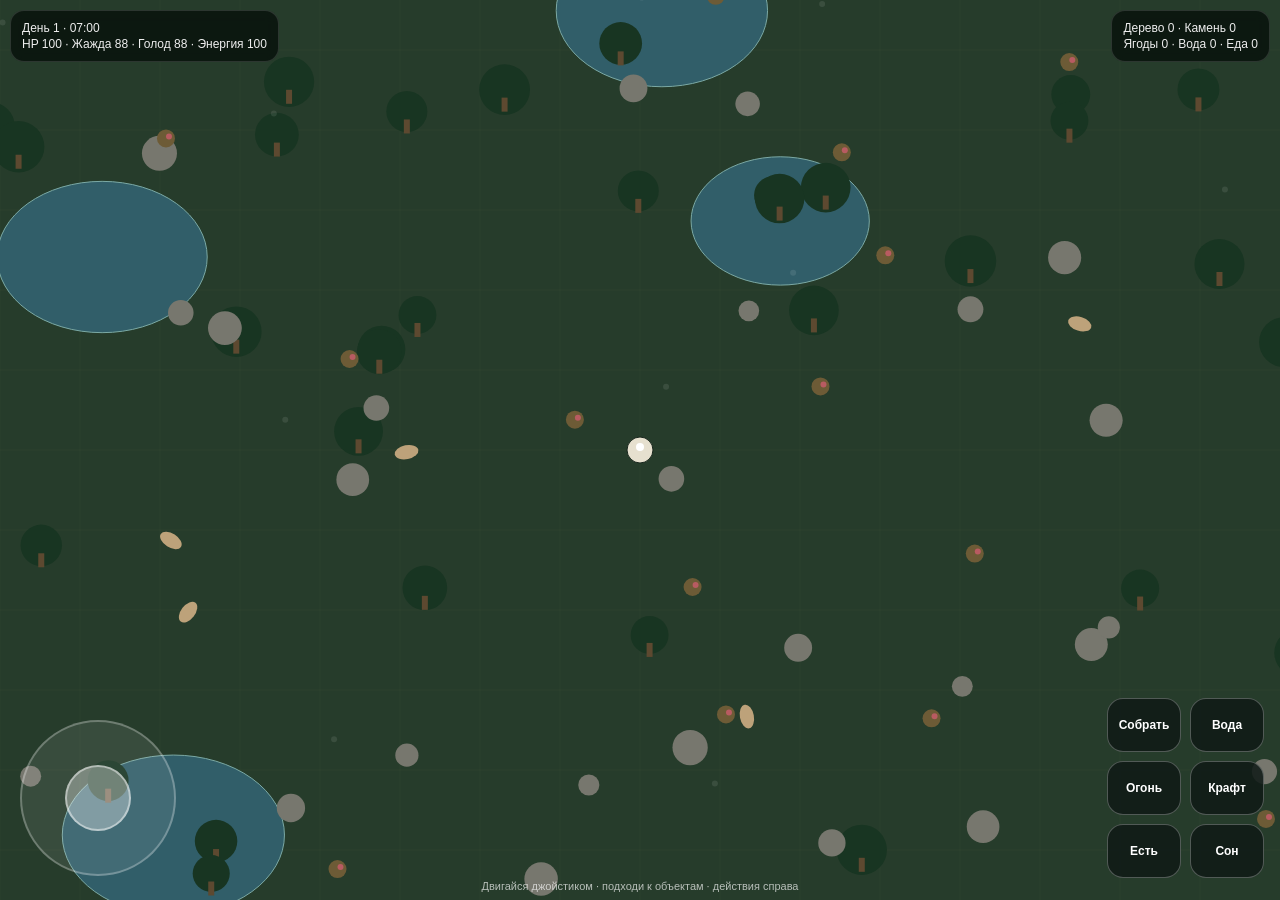
<file: index.html>
<!doctype html>
<html lang="ru"><head>
<meta charset="utf-8"><meta name="viewport" content="width=device-width,initial-scale=1,maximum-scale=1,user-scalable=no,viewport-fit=cover">
<meta name="apple-mobile-web-app-capable" content="yes"><title>BEYOND THE HORIZON · PLAYABLE 0.3</title>
<style>
*{box-sizing:border-box}html,body{margin:0;width:100%;height:100%;overflow:hidden;background:#111;font-family:-apple-system,BlinkMacSystemFont,Arial,sans-serif;touch-action:none}
canvas{position:fixed;inset:0;width:100%;height:100%;touch-action:none}
#hud{position:fixed;top:max(10px,env(safe-area-inset-top));left:10px;right:10px;z-index:5;display:flex;justify-content:space-between;pointer-events:none}
.panel{background:#07100bcc;border:1px solid #ffffff22;border-radius:14px;padding:9px 11px;color:#eee;font-size:12px;line-height:1.35;backdrop-filter:blur(6px)}
#msg{position:fixed;left:50%;top:18%;transform:translateX(-50%);z-index:7;background:#07100bdd;border:1px solid #ffffff33;border-radius:14px;padding:12px 16px;color:#fff;max-width:85%;text-align:center;opacity:0;transition:opacity .2s;pointer-events:none}
#actions{position:fixed;right:16px;bottom:22px;z-index:10;display:grid;grid-template-columns:repeat(2,74px);gap:9px}
button{appearance:none;border:1px solid #ffffff44;background:#101a16dd;color:#fff;border-radius:16px;min-height:54px;font-size:12px;font-weight:600;touch-action:manipulation}
button:active{transform:scale(.96);background:#26382e}
#joy{position:fixed;left:20px;bottom:24px;width:156px;height:156px;border-radius:50%;background:#ffffff16;border:2px solid #ffffff45;z-index:10;touch-action:none}
#stick{position:absolute;width:66px;height:66px;left:50%;top:50%;margin:-33px;border-radius:50%;background:#ffffff55;border:2px solid #ffffff77;transform:translate(0,0);pointer-events:none}
#help{position:fixed;bottom:8px;left:50%;transform:translateX(-50%);z-index:4;color:#ffffffaa;font-size:11px;pointer-events:none;white-space:nowrap}
@media(max-width:520px){#help{display:none}}
</style></head><body>
<canvas id="world"></canvas>
<div id="hud"><div class="panel" id="stats"></div><div class="panel" id="inv"></div></div>
<div id="msg"></div>
<div id="joy"><div id="stick"></div></div>
<div id="actions">
<button id="actGather">Собрать</button><button id="actWater">Вода</button>
<button id="actFire">Огонь</button><button id="actCraft">Крафт</button>
<button id="actEat">Есть</button><button id="actSleep">Сон</button>
</div><div id="help">Двигайся джойстиком · подходи к объектам · действия справа</div>
<script>
(()=>{"use strict";
const c=document.getElementById('world'),ctx=c.getContext('2d'),stats=document.getElementById('stats'),inv=document.getElementById('inv'),msg=document.getElementById('msg');
const joy=document.getElementById('joy'),stick=document.getElementById('stick');
let W=0,H=0,dpr=1;
function resize(){dpr=Math.min(2,devicePixelRatio||1);W=innerWidth;H=innerHeight;c.width=W*dpr;c.height=H*dpr;c.style.width=W+'px';c.style.height=H+'px';ctx.setTransform(dpr,0,0,dpr,0,0)} addEventListener('resize',resize,{passive:true});resize();

const TAU=Math.PI*2, SAVE='bth-playable-0.3';
const S={x:0,y:0,hp:100,hunger:88,thirst:88,energy:100,temp:37,wood:0,stone:0,berry:0,water:0,cooked:0,fire:0,axe:0,knife:0,shelter:0,time:7*60,day:1};
const world={trees:[],rocks:[],berries:[],ponds:[],animals:[],tracks:[]};
let seed=73129;
function rnd(){seed=(seed*1664525+1013904223)>>>0;return seed/4294967296}
function dist(a,b){return Math.hypot(a.x-b.x,a.y-b.y)}
function msgShow(t){msg.textContent=t;msg.style.opacity=1;clearTimeout(msgShow.t);msgShow.t=setTimeout(()=>msg.style.opacity=0,1800)}
function makeWorld(){
 for(let i=0;i<110;i++)world.trees.push({x:(rnd()-.5)*2400,y:(rnd()-.5)*1800,r:18+ rnd()*8,cut:false});
 for(let i=0;i<90;i++)world.rocks.push({x:(rnd()-.5)*2400,y:(rnd()-.5)*1800,r:10+rnd()*8,taken:false});
 for(let i=0;i<55;i++)world.berries.push({x:(rnd()-.5)*2200,y:(rnd()-.5)*1700,r:9,taken:false});
 for(let i=0;i<4;i++)world.ponds.push({x:(rnd()-.5)*1500,y:(rnd()-.5)*1000,r:85+rnd()*45});
 for(let i=0;i<14;i++)world.animals.push({x:(rnd()-.5)*2000,y:(rnd()-.5)*1500,ang:rnd()*TAU,v:18+rnd()*12,fear:0});
 for(let i=0;i<35;i++)world.tracks.push({x:(rnd()-.5)*2200,y:(rnd()-.5)*1600});
}
makeWorld();

function nearest(arr, predicate, max=85){let best=null,bd=max;for(const o of arr){if(predicate&&!predicate(o))continue;const d=dist(S,o);if(d<bd){bd=d;best=o}}return best}
function nearPond(){return nearest(world.ponds,null,110)}
function gather(){let t=nearest(world.trees,o=>!o.cut);if(t){t.cut=true;S.wood+=2;msgShow('Собрано дерево: +2 древесины');return}
 let r=nearest(world.rocks,o=>!o.taken);if(r){r.taken=true;S.stone++;msgShow('Собран камень: +1');return}
 let b=nearest(world.berries,o=>!o.taken);if(b){b.taken=true;S.berry+=3;msgShow('Собраны ягоды: +3');return}
 msgShow('Рядом нечего собрать');
}
function water(){if(nearPond()){S.water=Math.min(4,S.water+2);msgShow('Набрана вода: +2 (неочищенная)')}else msgShow('Нужен водоём рядом')}
function fire(){if(S.wood>=1){S.wood--;S.fire=Math.min(100,S.fire+35);msgShow('Огонь разожжён')}else msgShow('Нужна древесина')}
function eat(){if(S.cooked>0){S.cooked--;S.hunger=Math.min(100,S.hunger+30);S.energy=Math.min(100,S.energy+8);msgShow('Съедена приготовленная пища');return}if(S.berry>0){S.berry--;S.hunger=Math.min(100,S.hunger+8);msgShow('Съедены ягоды')}else msgShow('Еды нет')}
function craft(){if(S.axe===0&&S.wood>=3&&S.stone>=2){S.wood-=3;S.stone-=2;S.axe=1;msgShow('Создан топор — сбор древесины эффективнее');return}
 if(S.knife===0&&S.stone>=2&&S.wood>=1){S.stone-=2;S.wood--;S.knife=1;msgShow('Создан нож');return}
 if(S.shelter===0&&S.wood>=8){S.wood-=8;S.shelter=1;msgShow('Построено укрытие');return}
 if(S.fire>0&&S.berry>0){S.berry--;S.cooked++;msgShow('Ягоды приготовлены');return}
 msgShow('Недостаточно материалов для нового действия')}
function sleep(){S.time=(S.time+480)%1440;S.day+=Math.floor((S.time+480)/1440);S.energy=Math.min(100,S.energy+55);S.hunger=Math.max(0,S.hunger-10);S.thirst=Math.max(0,S.thirst-12);msgShow('Сон завершён. Мир продолжил жить.'); save()}

for(const [id,fn] of [['actGather',gather],['actWater',water],['actFire',fire],['actCraft',craft],['actEat',eat],['actSleep',sleep]])document.getElementById(id).addEventListener('click',e=>{e.preventDefault();fn()},{passive:false});

let ix=0,iy=0,active=false,pid=null;
function setInput(x,y){const n=Math.hypot(x,y)||1;ix=Math.max(-1,Math.min(1,x/n));iy=Math.max(-1,Math.min(1,y/n))}
function stop(){ix=iy=0;active=false;stick.style.transform='translate(0,0)'}
function joyPos(clientX,clientY){const q=joy.getBoundingClientRect(),cx=q.left+q.width/2,cy=q.top+q.height/2,m=q.width*.34;let x=clientX-cx,y=clientY-cy,n=Math.hypot(x,y)||1;if(n>m){x=x/n*m;y=y/n*m}stick.style.transform=`translate(${x}px,${y}px)`;setInput(x/m,y/m)}
joy.addEventListener('pointerdown',e=>{e.preventDefault();active=true;pid=e.pointerId;joy.setPointerCapture?.(pid);joyPos(e.clientX,e.clientY)},{passive:false});
joy.addEventListener('pointermove',e=>{if(active&&e.pointerId===pid){e.preventDefault();joyPos(e.clientX,e.clientY)}},{passive:false});
['pointerup','pointercancel'].forEach(t=>joy.addEventListener(t,e=>{if(e.pointerId===pid)stop()},{passive:false}));
addEventListener('keydown',e=>{const m={ArrowUp:[0,-1],ArrowDown:[0,1],ArrowLeft:[-1,0],ArrowRight:[1,0],w:[0,-1],s:[0,1],a:[-1,0],d:[1,0]}[e.key];if(m){e.preventDefault();setInput(...m);active=true}},{passive:false});
addEventListener('keyup',e=>{if(/Arrow|^[wasd]$/.test(e.key))stop()});

function save(){localStorage.setItem(SAVE,JSON.stringify({S,world,seed}))}
function load(){try{const d=JSON.parse(localStorage.getItem(SAVE)||'null');if(d&&d.S){Object.assign(S,d.S);if(d.world)Object.assign(world,d.world);if(d.seed)seed=d.seed;msgShow('Сохранение загружено')}}catch(e){msgShow('Сохранение повреждено — начата новая жизнь')}}
load();

let last=performance.now(),sim=0;
function tick(dt){
 S.time=(S.time+dt/6)%1440; S.hunger=Math.max(0,S.hunger-dt*.012);S.thirst=Math.max(0,S.thirst-dt*.018);S.energy=Math.max(0,S.energy-dt*(active?.018:.006));
 if(S.fire>0)S.fire=Math.max(0,S.fire-dt*2.2);
 if(S.thirst<=0||S.hunger<=0)S.hp=Math.max(0,S.hp-dt*1.2); else S.hp=Math.min(100,S.hp+dt*.01);
 for(const a of world.animals){a.fear=Math.max(0,a.fear-dt);const d=dist(S,a);if(d<170){a.fear=1.5; a.ang=Math.atan2(a.y-S.y,a.x-S.x)}else if(rnd()<dt*.15)a.ang+=(rnd()-.5)*1.5;a.x+=Math.cos(a.ang)*a.v*dt*(a.fear?1.8:.45);a.y+=Math.sin(a.ang)*a.v*dt*(a.fear?1.8:.45)}
 S.x+=ix*(active?125:0)*dt;S.y+=iy*(active?125:0)*dt;
 sim+=dt;if(sim>8){sim=0;save()}
}
function render(){
 ctx.clearRect(0,0,W,H);
 const zoom=1,ox=W/2-S.x,oy=H/2-S.y;
 ctx.fillStyle='#263c2b';ctx.fillRect(0,0,W,H);
 // subtle terrain grid
 ctx.globalAlpha=.12;ctx.strokeStyle='#dce8d533';for(let x=((ox%80)+80)%80;x<W;x+=80){ctx.beginPath();ctx.moveTo(x,0);ctx.lineTo(x,H);ctx.stroke()}for(let y=((oy%80)+80)%80;y<H;y+=80){ctx.beginPath();ctx.moveTo(0,y);ctx.lineTo(W,y);ctx.stroke()}ctx.globalAlpha=1;
 for(const p of world.ponds){ctx.fillStyle='#315e69';ctx.beginPath();ctx.ellipse(p.x+ox,p.y+oy,p.r,p.r*.72,0,0,TAU);ctx.fill();ctx.strokeStyle='#7ba9a4';ctx.stroke()}
 for(const t of world.trees)if(!t.cut){ctx.fillStyle='#183522';ctx.beginPath();ctx.arc(t.x+ox,t.y+oy,t.r,0,TAU);ctx.fill();ctx.fillStyle='#5d4930';ctx.fillRect(t.x+ox-3,t.y+oy+8,6,14)}
 for(const r of world.rocks)if(!r.taken){ctx.fillStyle='#77776e';ctx.beginPath();ctx.arc(r.x+ox,r.y+oy,r.r,0,TAU);ctx.fill()}
 for(const b of world.berries)if(!b.taken){ctx.fillStyle='#6d5b36';ctx.beginPath();ctx.arc(b.x+ox,b.y+oy,b.r,0,TAU);ctx.fill();ctx.fillStyle='#b85b61';ctx.beginPath();ctx.arc(b.x+ox+3,b.y+oy-2,3,0,TAU);ctx.fill()}
 for(const a of world.animals){ctx.fillStyle='#bda27a';ctx.beginPath();ctx.ellipse(a.x+ox,a.y+oy,12,7,a.ang,0,TAU);ctx.fill()}
 for(const tr of world.tracks){ctx.fillStyle='#ffffff18';ctx.beginPath();ctx.arc(tr.x+ox,tr.y+oy,3,0,TAU);ctx.fill()}
 if(S.fire>0){ctx.fillStyle='#e18b3d';ctx.beginPath();ctx.arc(ox+S.x,oy+S.y+25,14,0,TAU);ctx.fill()}
 ctx.fillStyle='#e6e0cf';ctx.beginPath();ctx.arc(W/2,H/2,13,0,TAU);ctx.fill();ctx.strokeStyle='#17251c';ctx.stroke();
 ctx.fillStyle='#fff';ctx.beginPath();ctx.arc(W/2,H/2-3,4,0,TAU);ctx.fill();
 stats.innerHTML=`День ${Math.max(1,Math.floor(S.day))} · ${String(Math.floor(S.time/60)).padStart(2,'0')}:${String(Math.floor(S.time%60)).padStart(2,'0')}<br>HP ${S.hp.toFixed(0)} · Жажда ${S.thirst.toFixed(0)} · Голод ${S.hunger.toFixed(0)} · Энергия ${S.energy.toFixed(0)}`;
 inv.innerHTML=`Дерево ${S.wood} · Камень ${S.stone}<br>Ягоды ${S.berry} · Вода ${S.water} · Еда ${S.cooked}<br>${S.axe?'Топор ':' '}${S.knife?'Нож ':''}${S.shelter?'Укрытие':''}`;
}
function loop(now){const dt=Math.min(.05,(now-last)/1000);last=now;tick(dt);render();requestAnimationFrame(loop)} requestAnimationFrame(loop);
window.addEventListener('error',e=>msgShow('Ошибка: '+e.message));window.addEventListener('unhandledrejection',e=>msgShow('Ошибка: '+e.reason));
})();
</script></body></html>
</file>
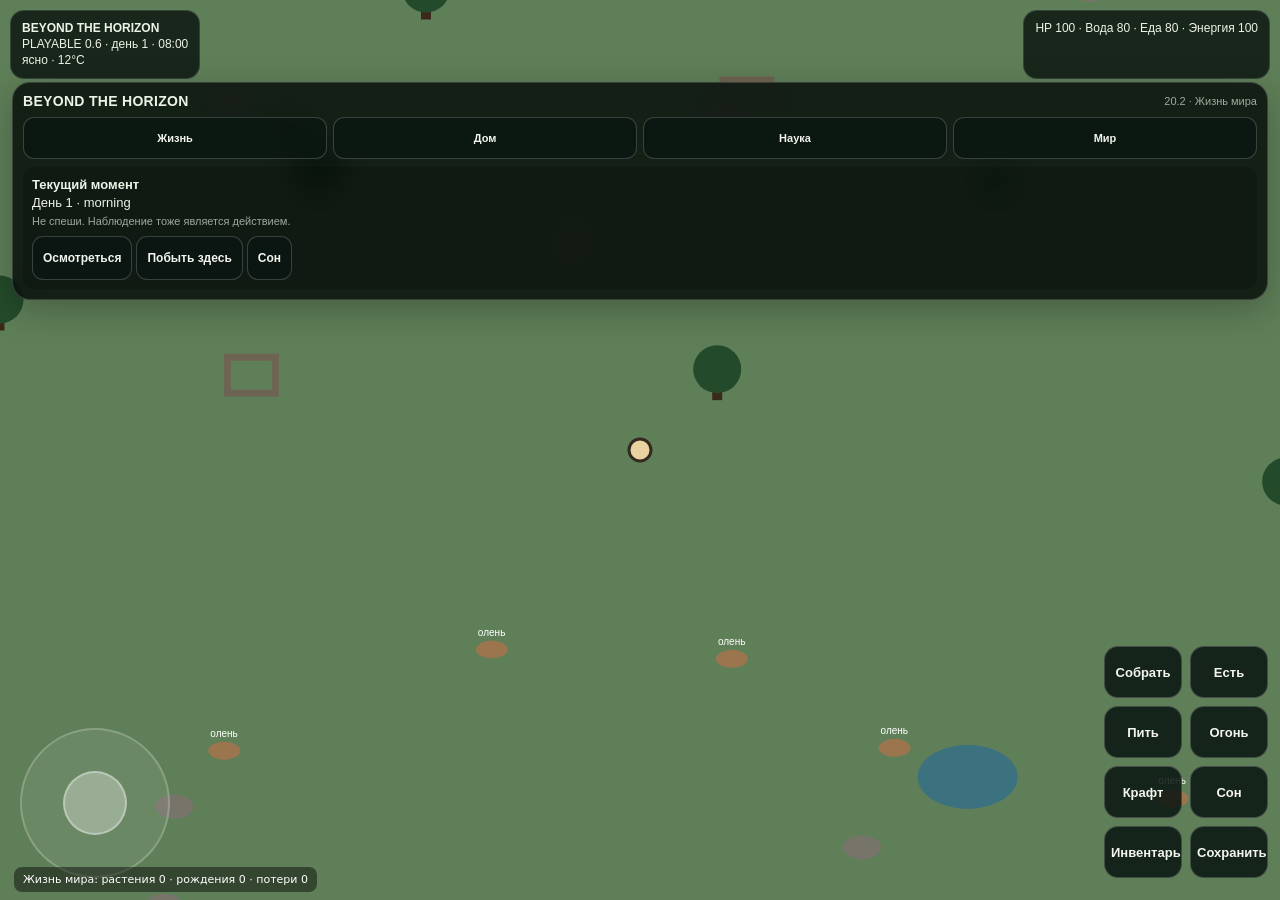
<file: bth-game.html>
<!doctype html>
<html lang="ru"><head><meta charset="utf-8">
<meta name="viewport" content="width=device-width,initial-scale=1,viewport-fit=cover,user-scalable=no">
<meta name="apple-mobile-web-app-capable" content="yes">
<meta name="bth-build" content="20.0-first-real-day">
<title>BTH 20.1 — BEYOND THE HORIZON · VERTICAL SLICE</title>
<style>
*{box-sizing:border-box}html,body{margin:0;width:100%;height:100%;overflow:hidden;background:#142019;color:#eef3e8;font-family:-apple-system,BlinkMacSystemFont,Arial,sans-serif;touch-action:none}
canvas{position:fixed;inset:0;width:100%;height:100%;touch-action:none}
#top{position:fixed;left:10px;right:10px;top:10px;z-index:5;display:flex;justify-content:space-between;gap:8px;pointer-events:none}
.panel{background:#07110dcc;border:1px solid #ffffff22;border-radius:14px;padding:9px 11px;backdrop-filter:blur(6px);font-size:12px;line-height:1.35}
#actions{position:fixed;right:12px;bottom:22px;z-index:10;display:grid;grid-template-columns:repeat(2,78px);gap:8px}
button{border:1px solid #ffffff30;border-radius:14px;background:#0b1712dd;color:#f3f5ed;font-weight:700;min-height:52px;font-size:13px;touch-action:manipulation;-webkit-user-select:none}
button:active{transform:scale(.96);background:#233d2c}
#joy{position:fixed;left:20px;bottom:22px;width:150px;height:150px;border-radius:50%;z-index:10;background:#ffffff12;border:2px solid #ffffff35;touch-action:none}
#knob{position:absolute;width:64px;height:64px;left:50%;top:50%;margin:-32px;border-radius:50%;background:#ffffff50;border:2px solid #ffffff55;pointer-events:none}
#msg{position:fixed;left:50%;top:70px;transform:translateX(-50%);z-index:8;background:#07110de8;border:1px solid #ffffff25;border-radius:12px;padding:8px 12px;opacity:0;transition:.2s;pointer-events:none;white-space:nowrap}
#sheet{position:fixed;inset:0;z-index:20;background:#07100df2;display:none;padding:18px;overflow:auto}
#sheet.show{display:block}.sheetin{max-width:520px;margin:auto}.close{float:right;width:44px;min-height:44px}.row{display:flex;justify-content:space-between;gap:10px;padding:12px 0;border-bottom:1px solid #ffffff18}.small{opacity:.72;font-size:12px}
h2{margin:6px 0 14px}.bar{height:7px;background:#ffffff18;border-radius:9px;overflow:hidden}.fill{height:100%;background:#b7d39b}

/* BTH 20.2 — Mobile UX consolidation: legacy development panels are hidden behind one command deck. */
#bth30panel,#bth70panel,#bth80panel,#bth11panel,#bth12panel,#bth10panel{display:none!important}
#bth13eco{z-index:24!important;left:14px!important;bottom:8px!important;font-size:11px!important}
#bth20slice{display:none!important}
#bth20command{position:fixed;left:12px;right:12px;top:82px;z-index:45;pointer-events:auto;font-size:13px}
#bth20command .deck{background:rgba(4,10,8,.82);border:1px solid rgba(255,255,255,.16);border-radius:18px;backdrop-filter:blur(14px);box-shadow:0 10px 35px rgba(0,0,0,.25);padding:10px}
#bth20command .brand{display:flex;align-items:center;justify-content:space-between;gap:8px;margin-bottom:8px}
#bth20command .brand b{font-size:14px;letter-spacing:.3px}
#bth20command .brand span{opacity:.65;font-size:11px}
#bth20command .tabs{display:grid;grid-template-columns:repeat(4,1fr);gap:6px}
#bth20command .tabs button{min-height:42px;font-size:11px;padding:0 4px;border-radius:11px}
#bth20command .content{margin-top:8px;padding:9px;border-radius:12px;background:rgba(0,0,0,.18);line-height:1.4;min-height:50px}
#bth20command .content button{min-height:44px;margin:5px 4px 0 0;padding:0 10px;font-size:12px;border-radius:11px}
#bth20command .muted{opacity:.65;font-size:11px}
@media (max-height:700px){#bth20command{top:72px}.tabs button{min-height:38px!important}.content{padding:7px!important}}
</style></head><body>
<canvas id="c"></canvas>
<div id="top"><div class="panel"><b>BEYOND THE HORIZON</b><br>PLAYABLE 0.6 · день <span id="day">1</span> · <span id="clock">08:00</span><br><span id="weather">ясно</span> · <span id="wt">12°C</span></div>
<div class="panel">HP <span id="hp">100</span> · Вода <span id="water">80</span> · Еда <span id="food">80</span> · Энергия <span id="energy">100</span></div></div>
<div id="msg"></div>
<div id="joy"><div id="knob"></div></div>
<div id="actions">
<button id="act">Собрать</button><button id="eat">Есть</button>
<button id="drink">Пить</button><button id="fire">Огонь</button>
<button id="craft">Крафт</button><button id="sleep">Сон</button>
<button id="inv">Инвентарь</button><button id="save">Сохранить</button>
</div>
<div id="sheet"><div class="sheetin"><button class="close" id="close">×</button><h2 id="sheetTitle">Инвентарь</h2><div id="sheetBody"></div></div></div>
<script>
'use strict';
const C=document.getElementById('c'),ctx=C.getContext('2d',{alpha:false});let W=innerWidth,H=innerHeight,D=devicePixelRatio||1;
function resize(){W=innerWidth;H=innerHeight;C.width=W*D;C.height=H*D;C.style.width=W+'px';C.style.height=H+'px';ctx.setTransform(D,0,0,D,0,0)}addEventListener('resize',resize);resize();

const KEY='bth05-save';
const rnd=(a,b)=>a+Math.random()*(b-a),dist=(a,b)=>Math.hypot(a.x-b.x,a.y-b.y);
let S={x:0,y:0,day:1,minutes:480,hp:100,water:80,food:80,energy:100,temp:37,
inv:{wood:0,stone:0,berry:0,rawmeat:0,cooked:0,water:0,fuel:0},
tools:{knife:false,axe:false,shelter:false,fire:false},known:[],memory:[],
weather:{type:'ясно',temp:12,wind:0.2,humidity:0.45},world:[],animals:[]};
S.version='1.0';
S.items={};
S.knowledge={};
S.ecology={};
S.events=[];
S.stats={distance:0,resourcesGathered:0,daysSurvived:0};



/* ===== BEYOND THE HORIZON 1.0 SYSTEMS ===== */
const MAT={
 wood:{hardness:.35,strength:.45,flexibility:.55,flammability:.85},
 stone:{hardness:.90,strength:.80,flexibility:.08,flammability:.02},
 fiber:{hardness:.10,strength:.30,flexibility:.90,flammability:.70},
 meat:{hardness:.05,strength:.08,flexibility:.70,flammability:.15}
};
function sanitizeState10(){
  ensure10();
  if(!Array.isArray(S.world))S.world=[];
  if(!Array.isArray(S.animals))S.animals=[];
  if(!Array.isArray(S.memory))S.memory=[];
  if(!Array.isArray(S.known))S.known=[];
  if(!Array.isArray(S.events))S.events=[];
  if(typeof S.x!=='number'||!Number.isFinite(S.x))S.x=0;
  if(typeof S.y!=='number'||!Number.isFinite(S.y))S.y=0;
  if(typeof S.day!=='number'||!Number.isFinite(S.day)||S.day<1)S.day=1;
  if(typeof S.minutes!=='number'||!Number.isFinite(S.minutes))S.minutes=480;
  S.minutes=((S.minutes%1440)+1440)%1440;
  for(const k of ['hp','water','food','energy']){
    if(typeof S[k]!=='number'||!Number.isFinite(S[k]))S[k]=80;
    S[k]=Math.max(0,Math.min(100,S[k]));
  }
  if(!S.weather||typeof S.weather!=='object')S.weather={type:'ясно',temp:12,wind:.2,humidity:.45};
  if(typeof S.weather.temp!=='number')S.weather.temp=12;
  if(typeof S.weather.wind!=='number')S.weather.wind=.2;
  if(typeof S.weather.humidity!=='number')S.weather.humidity=.45;
}

function ensure10(){
 if(!S.version)S.version='1.0';
 if(!S.items)S.items={}; if(!S.knowledge)S.knowledge={};
 if(!S.ecology)S.ecology={}; if(!S.events)S.events=[];
 if(!S.stats)S.stats={distance:0,resourcesGathered:0,daysSurvived:0};
 for(const k of ['wood','stone','berry','rawmeat','cooked','water','fuel']) if(typeof S.inv[k]!=='number')S.inv[k]=0;
}
ensure10();

function materialState(material,o){
 const m=MAT[material]||{};
 return {
   material, hardness:m.hardness??0, strength:m.strength??0,
   flexibility:m.flexibility??0, flammability:m.flammability??0,
   wet:Math.max(0,Math.min(1,o?.wet||0)),
   condition:Math.max(0,Math.min(1,o?.condition??1)),
   history:o?.history||[]
 };
}
function itemWear(name,amount){
 if(!S.items[name])S.items[name]={condition:1,uses:0,material:name};
 const it=S.items[name]; it.uses=(it.uses||0)+amount;
 it.condition=Math.max(0,it.condition-amount*.0025);
 if(it.condition<.15) remember('Инструмент '+name+' сильно изношен.');
}
function observe(key,state,text){
 const rank=S.knowledge[key]||'UNKNOWN';
 const next={UNKNOWN:'OBSERVED',OBSERVED:'TESTED',TESTED:'MASTERED',MASTERED:'MASTERED'}[rank];
 if(next&&next!==rank){S.knowledge[key]=next;discover(text+' ['+next+']');}
}
function ecologyStep(step){
 const regen=Math.min(.08,step/3600);
 for(const o of S.world){
   if(o.type==='berry') o.amount=Math.min(3,o.amount+regen*(o.wet>.2?1.4:.7));
   if(o.type==='tree') o.amount=Math.min(6,o.amount+regen*.12);
   if(o.type==='pond') o.amount=1;
   if(o.wet>0)o.wet=Math.max(0,o.wet-step*.0008);
 }
 for(const a of S.animals){
   if(a.kind==='deer' && Math.random()<step/5000)a.fear=Math.max(0,a.fear-1);
 }
}
function eventStep(step){
 // Causal, persistent world memory: only record an event when its state changes.
 if(!S.events)S.events=[];
 const wet=S.weather.type==='дождь';
 const key='rain_'+S.day;
 if(wet && !S.events.some(e=>e.key===key)){
   S.events.push({key,type:'weather',day:S.day,text:'Сильные осадки изменили состояние местности.'});
   remember('Мир: после дождя поверхность и растительность стали влажнее.');
 }
 if(S.tools.fire && Math.random()<step*.00015){
   const key2='fire_'+S.day+'_'+Math.floor(S.minutes/60);
   if(!S.events.some(e=>e.key===key2)){
     S.events.push({key:key2,type:'fire',day:S.day,text:'Очаг требует топлива и внимания.'});
     remember('Мир: огонь требует ресурсов и контроля.');
   }
 }
 if(S.events.length>120)S.events.splice(0,S.events.length-120);
}
function worldMemoryFor(o,action){
 if(!o.history)o.history=[];
 o.history.push({day:S.day,minute:S.minutes,action});
 if(o.history.length>20)o.history.shift();
}


/* ===== BTH 1.1: MATERIALS / CONDITION / FIELD SCIENCE ===== */
const BTH11_MAT={
 wood:{hardness:.35,strength:.45,flexibility:.55,flammability:.85,density:.55},
 stone:{hardness:.90,strength:.80,flexibility:.08,flammability:.02,density:.90},
 fiber:{hardness:.10,strength:.30,flexibility:.90,flammability:.70,density:.25},
 meat:{hardness:.05,strength:.08,flexibility:.70,flammability:.15,density:.30}
};
function bth11Material(name, condition, wet, history){
 const m=BTH11_MAT[name]||{};
 return {name,hardness:m.hardness??0,strength:m.strength??0,
   flexibility:m.flexibility??0,flammability:m.flammability??0,
   density:m.density??0,condition:Math.max(0,Math.min(1,condition??1)),
   wet:Math.max(0,Math.min(1,wet??0)),history:history||[]};
}
function bth11ConditionText(v){
 return v>.8?'хорошее':v>.55?'нормальное':v>.3?'изношенное':'критическое';
}
function bth11RecordObject(o,action){
 if(!o.history)o.history=[];
 o.history.push({day:S.day,minute:S.minutes,action});
 if(o.history.length>24)o.history.shift();
}
function bth11UseTool(name,uses){
 if(!S.items[name])S.items[name]={material:name==='axe'?'wood':'stone',condition:.75,uses:0};
 S.items[name].uses=(S.items[name].uses||0)+uses;
 S.items[name].condition=Math.max(0,(S.items[name].condition??1)-uses*.003);
 if(S.items[name].condition<=0){
   S.tools[name]=false;
   delete S.items[name];
   remember('Инструмент '+name+' сломался после износа.');
   toast('Сломано: '+name);
 }
}
function bth11FieldObservation(){
 const near=S.world.filter(o=>Math.hypot(o.x-S.x,o.y-S.y)<95);
 if(!near.length){toast('Рядом нечего исследовать');return}
 const o=near[0], m=bth11Material(o.type==='tree'?'wood':o.type==='rock'?'stone':o.type==='berry'?'fiber':'water',o.condition??1,o.wet??0,o.history);
 const key='field_'+o.type;
 const level=S.knowledge[key]||'UNKNOWN';
 const next={UNKNOWN:'OBSERVED',OBSERVED:'TESTED',TESTED:'MASTERED',MASTERED:'MASTERED'}[level];
 S.knowledge[key]=next;
 remember('Исследование: '+o.type+' · состояние '+bth11ConditionText(m.condition));
 if(typeof discover==='function')discover('Полевое наблюдение: '+o.type);
 toast('Наблюдение записано');
}


/* ===== BTH 1.2: CAUSAL ENVIRONMENT ===== */
const BTH12={
 material(name,o){
  const base=(typeof BTH11_MAT==='object'&&BTH11_MAT[name])||{hardness:.5,strength:.5,flexibility:.5,flammability:.5,density:.5};
  const wet=Math.max(0,Math.min(1,o?.wet||0));
  const cond=Math.max(0,Math.min(1,o?.condition??1));
  return {...base,wet,condition:cond,
    effectiveStrength:Math.max(.02,base.strength*cond*(1-wet*.45)),
    effectiveHardness:Math.max(.02,base.hardness*cond*(1-wet*.25)),
    effectiveFlammability:base.flammability*(1-wet*.75)};
 },
 action(tool,object,method){
  const m=this.material(object.type==='tree'?'wood':object.type==='rock'?'stone':object.type==='berry'?'fiber':'water',object);
  let skill=0.45;
  if(tool==='axe'&&S.tools.axe)skill=.8;
  if(tool==='knife'&&S.tools.knife)skill=.7;
  const precision=.7+Math.random()*.3;
  const difficulty=Math.max(.1,m.effectiveHardness);
  const success=Math.min(.98,Math.max(.05,(skill*precision)/(difficulty+0.25)));
  return {success,m,quality:Math.min(1,success*precision)};
 },
 climate(step){
  const w=S.weather||{};
  for(const o of S.world){
   if(o.type==='tree'||o.type==='berry'){
    if(w.type==='дождь'||w.humidity>.72)o.wet=Math.min(1,(o.wet||0)+step*.002);
    else o.wet=Math.max(0,(o.wet||0)-step*.0005);
   }
  }
 },
 recordCause(cause,effect){
  if(!S.causes)S.causes=[];
  S.causes.push({day:S.day,minute:S.minutes,cause,effect});
  if(S.causes.length>80)S.causes.shift();
 },
 decay(step){
  for(const k of Object.keys(S.items||{})){
   const it=S.items[k];
   if(it && it.condition!=null && S.weather?.type==='дождь')
    it.condition=Math.max(0,it.condition-step*.00005);
  }
 }
};
if(!S.causes)S.causes=[];


/* ===== BTH 1.3: LIVING BIOLOGY ===== */
const BTH13={
 ensure(){
  if(!S.bio)S.bio={season:0,plantSeeds:0,animalBirths:0,animalDeaths:0,predation:0};
  if(!S.world)return;
  for(const o of S.world){
   if((o.type==='tree'||o.type==='berry') && o.bio==null)o.bio={age:1,health:1,repro:0};
   if(o.type==='animal' && o.bio==null)o.bio={age:1,health:1,hunger:0,thirst:0,energy:1,repro:0};
  }
 },
 season(){
  return Math.floor((((S.day||1)-1)%120)/30);
 },
 plant(step){
  this.ensure();
  const season=this.season();
  S.bio.season=season;
  for(const o of S.world){
   if(o.type!=='tree'&&o.type!=='berry')continue;
   o.bio.age+=step/86400;
   const rain=(S.weather?.type==='дождь'||S.weather?.humidity>.65)?1.15:0.9;
   o.bio.health=Math.max(0,Math.min(1,o.bio.health+step/86400*.002*rain));
   o.bio.repro=Math.min(1,o.bio.repro+step/86400*(season===2?.012:.006));
   if(o.bio.repro>.95 && Math.random()<step/86400*.08 && S.world.length<260){
    S.world.push({type:o.type,x:o.x+(Math.random()-.5)*55,y:o.y+(Math.random()-.5)*55,
      amount:o.type==='tree'?2:3,wet:o.wet||0,condition:1,
      bio:{age:0,health:.8,repro:0}});
    o.bio.repro=0; S.bio.plantSeeds++;
    if(typeof BTH12?.recordCause==='function')BTH12.recordCause('размножение растения','новый '+o.type);
   }
  }
 },
 animals(step){
  this.ensure();
  for(const o of S.world){
   if(o.type!=='animal')continue;
   const b=o.bio;
   b.age+=step/86400;
   b.hunger=Math.min(1,b.hunger+step/86400*.035);
   b.thirst=Math.min(1,b.thirst+step/86400*.045);
   b.energy=Math.max(0,b.energy-step/86400*.018);
   if(b.hunger>.75)b.health=Math.max(0,b.health-step/86400*.025);
   if(b.thirst>.8)b.health=Math.max(0,b.health-step/86400*.035);
   if(b.health<.05 && Math.random()<step/86400*.4){
    o.dead=true;S.bio.animalDeaths++;
    if(typeof BTH12?.recordCause==='function')BTH12.recordCause('дефицит ресурсов животного','гибель животного');
   }
   if(b.hunger<.45 && b.health>.5)b.repro=Math.min(1,b.repro+step/86400*.008);
  }
  for(const a of S.world.filter(o=>o.type==='animal'&&!o.dead)){
   if(a.bio.repro>.95 && Math.random()<step/86400*.06 && S.world.length<260){
    S.world.push({type:'animal',x:a.x+(Math.random()-.5)*45,y:a.y+(Math.random()-.5)*45,
      amount:1,condition:1,bio:{age:0,health:.9,hunger:.1,thirst:.1,energy:1,repro:0}});
    a.bio.repro=0;S.bio.animalBirths++;
    if(typeof BTH12?.recordCause==='function')BTH12.recordCause('размножение животного','рождение потомства');
   }
  }
 },
 ecosystem(step){
  this.ensure();
  // Herbivory: nearby animals consume plant biomass.
  for(const a of S.world.filter(o=>o.type==='animal'&&!o.dead)){
   if(a.bio.hunger<.5)continue;
   let best=null,dist=Infinity;
   for(const p of S.world){
    if(p.type!=='berry'&&p.type!=='tree')continue;
    const d=Math.hypot(p.x-a.x,p.y-a.y);
    if(d<dist&&d<90&&p.amount>0){best=p;dist=d;}
   }
   if(best){
    best.amount=Math.max(0,best.amount-step*.004);
    a.bio.hunger=Math.max(0,a.bio.hunger-step*.018);
    a.bio.energy=Math.min(1,a.bio.energy+step*.006);
    if(best.amount<=0)best.bio.health=Math.max(0,best.bio.health-.08);
   }
  }
  S.world=S.world.filter(o=>!o.dead&&!(o.amount!=null&&o.amount<=0&&o.type==='animal'));
 }
};
BTH13.ensure();

function sanitizeState13(){
 if(!S.bio)S.bio={season:0,plantSeeds:0,animalBirths:0,animalDeaths:0,predation:0};
 if(!Array.isArray(S.world))S.world=[];
 for(const o of S.world){
  if((o.type==='tree'||o.type==='berry')&&(!o.bio||typeof o.bio!=='object'))
   o.bio={age:1,health:1,repro:0};
  if(o.type==='animal'&&(!o.bio||typeof o.bio!=='object'))
   o.bio={age:1,health:1,hunger:.2,thirst:.2,energy:1,repro:0};
 }
}


/* ===== BEYOND THE HORIZON 3.0 — WORLD SIMULATION CORE ===== */
const BTH30={
 VERSION:'3.0',
 init(){
  S.version='3.0';
  if(!S.worldSeed)S.worldSeed=Math.floor(Math.random()*2147483647);
  if(!S.history)S.history=[];
  if(!S.discoveries)S.discoveries=[];
  if(!S.relationships)S.relationships=[];
  if(!S.npc)S.npc={population:0,settlements:0,knowledge:0};
  if(!S.routes)S.routes=[];
  if(!S.expeditions)S.expeditions=[];
  if(!S.infrastructure)S.infrastructure={camp:0,shelter:0,workbench:0};
  if(!S.sim)S.sim={hours:0,days:0,years:0};
  this.migrate();
 },
 migrate(){
  if(!Array.isArray(S.world))S.world=[];
  for(const o of S.world){
   if(o.condition==null)o.condition=1;
   if(o.history==null)o.history=[];
   if(o.type==='animal'&&o.bio==null)o.bio={age:1,health:1,hunger:.2,thirst:.2,energy:1,repro:0};
  }
 },
 log(type,data){
  S.history.push({day:S.day||1,minute:S.minutes||0,type,data});
  if(S.history.length>500)S.history.shift();
 },
 advance(hours){
  if(!Number.isFinite(hours)||hours<=0)return;
  S.sim.hours+=hours;
  while(S.sim.hours>=24){S.sim.hours-=24;S.sim.days++;this.daily();}
 },
 daily(){this.worldMemory();this.settlementDrift();},
 worldMemory(){
  const animals=(S.world||[]).filter(o=>o.type==='animal'&&!o.dead).length;
  const plants=(S.world||[]).filter(o=>o.type==='tree'||o.type==='berry').length;
  this.log('world_snapshot',{animals,plants,day:S.day||1});
 },
 settlementDrift(){
  const food=Math.max(0,S.food||0),water=Math.max(0,S.water||0);
  if(food>70&&water>70)S.npc.population=Math.min(20,(S.npc.population||0)+.02);
  if(food<15||water<15)S.npc.population=Math.max(0,(S.npc.population||0)-.04);
  S.npc.settlements=S.npc.population>=5?1:0;
 },
 discover(name,kind){
  if(!S.discoveries.some(d=>d.name===name)){
   S.discoveries.push({name,kind,day:S.day||1,confidence:'observed'});
   this.log('discovery',{name,kind});
  }
 },
 routeTo(x,y){
  if(!Number.isFinite(x)||!Number.isFinite(y))return;
  const last=S.routes[S.routes.length-1];
  if(!last||Math.hypot(last.x-x,last.y-y)>35)S.routes.push({x,y,uses:1,day:S.day||1});
  else last.uses++;
 },
 action(name,consequence){this.log('player_action',{name,consequence});},
 status(){
  return {version:this.VERSION,day:S.day||1,
   animals:(S.world||[]).filter(o=>o.type==='animal'&&!o.dead).length,
   plants:(S.world||[]).filter(o=>o.type==='tree'||o.type==='berry').length,
   discoveries:(S.discoveries||[]).length,history:(S.history||[]).length};
 }
};
BTH30.init();


/* =========================================================
   BEYOND THE HORIZON 7.0 — OPEN UNIVERSE
   Deterministic, persistent, evidence-based discovery layer.
   ========================================================= */
const BTH70={
 VERSION:'7.0',
 init(){
  S.version='7.0';
  if(!S.universe)S.universe={
   seed:(S.worldSeed||Math.floor(Math.random()*2147483647)),
   epoch:0,
   objects:[],
   signals:[],
   contacts:[],
   probes:[],
   maps:[],
   discoveries:[]
  };
  if(!S.civilization)S.civilization={
   stage:'survival',
   population:0,
   technology:0,
   science:0,
   industry:0,
   space:0,
   knowledge:0,
   stability:1
  };
  if(!S.signals)S.signals=[];
  if(!S.probes)S.probes=[];
  if(!S.contacts)S.contacts=[];
  if(!S.timeline)S.timeline=[];
  this.migrate();
 },
 migrate(){
  const u=S.universe;
  if(!Number.isFinite(u.seed))u.seed=S.worldSeed||1;
  if(!Array.isArray(u.objects))u.objects=[];
  if(!Array.isArray(u.signals))u.signals=[];
  if(!Array.isArray(u.contacts))u.contacts=[];
  if(!Array.isArray(u.probes))u.probes=[];
  if(!Array.isArray(u.maps))u.maps=[];
  if(!Array.isArray(S.signals))S.signals=[];
  if(!Array.isArray(S.probes))S.probes=[];
  if(!Array.isArray(S.contacts))S.contacts=[];
  if(!Array.isArray(S.timeline))S.timeline=[];
 },
 hash(n){
  let x=(Math.abs(Math.floor(n))||1)>>>0;
  x^=x<<13;x^=x>>>17;x^=x<<5;
  return (x>>>0);
 },
 rand(seed){
  let x=this.hash(seed);
  return (x%1000000)/1000000;
 },
 body(id){
  const seed=this.hash(S.universe.seed+id*7919);
  const r=this.rand(seed);
  const temp=-80+r*180;
  const gravity=.15+r*2.2;
  const water=r>.35;
  const atmosphere=r>.22;
  const life=r>.78;
  return {
   id:'BTH-'+id,
   kind:'planet',
   distance:1+r*40,
   gravity:+gravity.toFixed(3),
   temperature:+temp.toFixed(1),
   atmosphere,
   water,
   life,
   state:'detected',
   confidence:'model',
   observed:0
  };
 },
 ensureCatalog(count=12){
  const u=S.universe;
  while(u.objects.length<count)u.objects.push(this.body(u.objects.length+1));
 },
 observe(id){
  const o=S.universe.objects.find(x=>x.id===id);
  if(!o)return null;
  o.observed++;
  if(o.observed===1)o.state='observed';
  if(o.observed>=3)o.state='mapped';
  o.confidence=o.observed>=3?'measured':'observed';
  if(!S.universe.discoveries.some(d=>d.id===o.id)){
   S.universe.discoveries.push({id:o.id,day:S.day||1,state:o.state});
   S.timeline.push({day:S.day||1,type:'discovery',id:o.id});
  }
  return o;
 },
 createSignal(source,type,delay){
  const sig={
   id:'SIG-'+(S.signals.length+1),
   source, type:type||'unknown',
   sentDay:S.day||1,
   arrivalDay:(S.day||1)+Math.max(1,Math.floor(delay||1)),
   status:'in_transit',
   evidence:0
  };
  S.signals.push(sig);S.universe.signals.push(sig.id);
  return sig;
 },
 tickSignals(){
  for(const s of S.signals){
   if(s.status==='in_transit'&&(S.day||1)>=s.arrivalDay){
    s.status='received';s.evidence++;
    S.timeline.push({day:S.day||1,type:'signal_received',id:s.id});
   }
  }
 },
 sendProbe(target){
  const o=S.universe.objects.find(x=>x.id===target);
  if(!o)return false;
  const probe={
   id:'PRB-'+(S.probes.length+1),
   target,
   sentDay:S.day||1,
   arrivalDay:(S.day||1)+Math.max(2,Math.ceil(o.distance/2)),
   status:'in_flight',
   data:0
  };
  S.probes.push(probe);S.universe.probes.push(probe.id);
  S.civilization.space=Math.max(S.civilization.space,0.01);
  S.timeline.push({day:S.day||1,type:'probe_launch',id:probe.id,target});
  return true;
 },
 tickProbes(){
  for(const p of S.probes){
   if(p.status==='in_flight'&&(S.day||1)>=p.arrivalDay){
    p.status='arrived';p.data=1;
    const o=S.universe.objects.find(x=>x.id===p.target);
    if(o){o.observed+=2;o.state='visited_by_probe';o.confidence='measured';}
    S.timeline.push({day:S.day||1,type:'probe_arrival',id:p.id,target:p.target});
   }
  }
 },
 civilizationTick(){
  const c=S.civilization;
  const pop=S.npc?.population||0;
  c.population=pop;
  c.knowledge=Math.max(c.knowledge,S.discoveries?.length||0);
  c.technology=Math.min(1,c.technology+(c.knowledge>3?.0002:0));
  c.science=Math.min(1,c.science+(c.knowledge>6?.0003:0));
  c.industry=Math.min(1,c.industry+(c.technology>.2?.00015:0));
  if(c.industry>.55)c.stage='industrial';
  if(c.science>.7)c.stage='scientific';
  if(c.space>.5)c.stage='spacefaring';
 },
 daily(){
  this.ensureCatalog();
  this.tickSignals();
  this.tickProbes();
  this.civilizationTick();
 },
 status(){
  this.ensureCatalog();
  return {
   version:this.VERSION,
   stage:S.civilization.stage,
   bodies:S.universe.objects.length,
   discovered:S.universe.discoveries.length,
   signals:S.signals.filter(x=>x.status==='received').length,
   probes:S.probes.filter(x=>x.status==='arrived').length,
   contacts:S.contacts.length
  };
 }
};
BTH70.init();
BTH70.ensureCatalog();

/* =========================================================
   BEYOND THE HORIZON 8.0 — CAUSAL FIRST CONTACT LABORATORY
   Contact is an evidence problem, not an automatic conclusion.
   ========================================================= */
const BTH80={
 VERSION:'8.0',
 init(){
  if(!S.contactState)S.contactState={signalAnalysis:{},hypotheses:[],messages:[],responses:[],anomalies:[],confidence:0,timeline:[]};
  this.migrate();
 },
 migrate(){
  const c=S.contactState;
  if(!c.signalAnalysis||typeof c.signalAnalysis!=='object')c.signalAnalysis={};
  for(const k of ['hypotheses','messages','responses','anomalies','timeline'])if(!Array.isArray(c[k]))c[k]=[];
  if(!Number.isFinite(c.confidence))c.confidence=0;
  for(const s of S.signals||[]){
   if(!c.signalAnalysis[s.id])c.signalAnalysis[s.id]={samples:0,periodicity:0,structure:0,noise:0,confidence:0};
  }
 },
 analyzeSignal(id){
  const s=(S.signals||[]).find(x=>x.id===id); if(!s)return null;
  if(s.status!=='received')return {pending:true,signal:s};
  const a=S.contactState.signalAnalysis[id]||{samples:0,periodicity:0,structure:0,noise:0,confidence:0};
  a.samples++;
  const r=BTH70.rand(BTH70.hash(id.length*997+a.samples*131));
  a.periodicity=Math.min(1,a.periodicity+(r>.34?.18:.05));
  a.structure=Math.min(1,a.structure+(r>.62?.14:.04));
  a.noise=Math.min(1,a.noise+(r>.82?.11:.02));
  a.confidence=Math.max(0,Math.min(1,.45*a.periodicity+.45*a.structure-.25*a.noise));
  S.contactState.signalAnalysis[id]=a;
  if(a.samples>=2 && !S.contactState.hypotheses.some(h=>h.signalId===id)){
   S.contactState.hypotheses.push({id:'H-'+(S.contactState.hypotheses.length+1),signalId:id,claim:'искусственное происхождение возможно',status:'provisional',tests:0,evidence:0});
  }
  S.contactState.confidence=Math.max(S.contactState.confidence,a.confidence*.2);
  S.contactState.timeline.push({day:S.day||1,type:'signal_analysis',id,samples:a.samples,confidence:a.confidence});
  return {signal:s,analysis:a};
 },
 testHypothesis(hid){
  const h=S.contactState.hypotheses.find(x=>x.id===hid);if(!h)return null;
  const a=S.contactState.signalAnalysis[h.signalId]||{};
  h.tests++;
  const support=(a.periodicity||0)*.5+(a.structure||0)*.5-(a.noise||0)*.25;
  h.evidence=+support.toFixed(3);
  if(h.tests>=3)h.status=support>.62?'supported':support<.25?'weakened':'open';
  S.contactState.confidence=Math.max(S.contactState.confidence,Math.min(1,support));
  S.contactState.timeline.push({day:S.day||1,type:'hypothesis_test',id:hid,result:h.status,evidence:h.evidence});
  return h;
 },
 sendMessage(signalId,text,delay=3){
  const s=(S.signals||[]).find(x=>x.id===signalId);if(!s||s.status!=='received')return null;
  const m={id:'MSG-'+(S.contactState.messages.length+1),signalId,text,sentDay:S.day||1,arrivalDay:(S.day||1)+Math.max(1,Math.floor(delay)),status:'in_transit'};
  S.contactState.messages.push(m);S.contactState.timeline.push({day:S.day||1,type:'message_sent',id:m.id});
  return m;
 },
 tickMessages(){
  for(const m of S.contactState.messages){
   if(m.status==='in_transit'&&(S.day||1)>=m.arrivalDay){
    m.status='delivered';
    const response={id:'R-'+(S.contactState.responses.length+1),messageId:m.id,arrivalDay:m.arrivalDay+Math.max(1,Math.floor(2+BTH70.rand(m.id.length*733)*8)),status:'awaiting_response'};
    S.contactState.responses.push(response);
    S.contactState.timeline.push({day:S.day||1,type:'message_delivered',id:m.id});
   }
  }
  for(const r of S.contactState.responses){
   if(r.status==='awaiting_response'&&(S.day||1)>=r.arrivalDay){
    r.status='received';
    r.content=BTH70.rand(r.id.length*919)>.35?'структурированный ответ':'неоднозначный ответ';
    S.contactState.timeline.push({day:S.day||1,type:'response_received',id:r.id});
   }
  }
 },
 scanAnomaly(){
  const o=(S.universe.objects||[]).find(x=>x.life&&x.state!=='visited_by_probe') || (S.universe.objects||[])[0];
  if(!o)return null;
  const a={id:'AN-'+(S.contactState.anomalies.length+1),bodyId:o.id,day:S.day||1,type:o.life?'biosignature_candidate':'signal_anomaly',status:'candidate',evidence:o.life?.35:.18,confirmed:false};
  S.contactState.anomalies.push(a);
  S.contactState.timeline.push({day:S.day||1,type:'anomaly_detected',id:a.id});
  return a;
 },
 daily(){this.migrate();this.tickMessages();},
 status(){
  this.migrate();
  const c=S.contactState;
  return {signals:Object.keys(c.signalAnalysis).length,hypotheses:c.hypotheses.length,messages:c.messages.length,responses:c.responses.filter(x=>x.status==='received').length,anomalies:c.anomalies.length,confidence:Math.round(c.confidence*100),timeline:c.timeline.length};
 }
};
BTH80.init();

function makeWorld(){
 S.world=[];S.animals=[];
 const types=['tree','tree','tree','rock','berry','berry','pond','ruin'];
 for(let i=0;i<130;i++){let a=rnd(0,Math.PI*2),r=Math.sqrt(Math.random())*1800;
  let type=types[Math.floor(Math.random()*types.length)];
  S.world.push({x:Math.cos(a)*r,y:Math.sin(a)*r,type,amount:type==='tree'?rnd(2,6):type==='rock'?rnd(1,4):type==='berry'?rnd(1,3):1,condition:rnd(.65,1),wet:0,history:[]});
 }
 for(let i=0;i<22;i++){let a=rnd(0,Math.PI*2),r=rnd(180,1700);S.animals.push({x:Math.cos(a)*r,y:Math.sin(a)*r,dx:rnd(-1,1),dy:rnd(-1,1),fear:0,kind:Math.random()<.65?'deer':'wolf'});}
}
function save(){S.version='8.0';localStorage.setItem(KEY,JSON.stringify(S));toast('Сохранено · версия 8.0')}
function load(){try{let v=JSON.parse(localStorage.getItem(KEY));if(v){S=v;toast('Сохранение загружено');return}}catch(e){}makeWorld()}
load(); sanitizeState10(); sanitizeState13(); BTH30.migrate();
if(!S.world?.length)makeWorld();
if(!S.weather)S.weather={type:'ясно',temp:12,wind:.2,humidity:.45};
if(!S.memory)S.memory=[];
if(!S.items.knife&&S.tools.knife)S.items.knife={material:'stone',condition:.7,uses:0};
if(!S.items.axe&&S.tools.axe)S.items.axe={material:'stone',condition:.7,uses:0};


const input={x:0,y:0};let joyId=null;
const joy=document.getElementById('joy'),knob=document.getElementById('knob');
function setJoy(e){let r=joy.getBoundingClientRect(),cx=r.left+r.width/2,cy=r.top+r.height/2,dx=e.clientX-cx,dy=e.clientY-cy,m=Math.min(54,Math.hypot(dx,dy)),a=Math.atan2(dy,dx);input.x=Math.cos(a)*(m/54);input.y=Math.sin(a)*(m/54);knob.style.transform=`translate(${input.x*54}px,${input.y*54}px)`}
joy.addEventListener('pointerdown',e=>{joyId=e.pointerId;joy.setPointerCapture(e.pointerId);setJoy(e);e.preventDefault()});
joy.addEventListener('pointermove',e=>{if(e.pointerId===joyId)setJoy(e);e.preventDefault()});
function endJoy(e){if(e.pointerId===joyId){joyId=null;input.x=input.y=0;knob.style.transform='translate(0,0)'}}joy.addEventListener('pointerup',endJoy);joy.addEventListener('pointercancel',endJoy);

let keys={};addEventListener('keydown',e=>{keys[e.key.toLowerCase()]=1});addEventListener('keyup',e=>{keys[e.key.toLowerCase()]=0});
function toast(t){let m=document.getElementById('msg');m.textContent=t;m.style.opacity=1;clearTimeout(toast.t);toast.t=setTimeout(()=>m.style.opacity=0,1600)}
function clock(){let h=Math.floor(S.minutes/60)%24,m=Math.floor(S.minutes%60);return String(h).padStart(2,'0')+':'+String(m).padStart(2,'0')}
function nearby(type,max=72){let best=null,bd=max;for(let o of S.world)if(o.type===type){let d=dist(S,o);if(d<bd&&o.amount>0){best=o;bd=d}}return best}
function collect(){
 let types=[['tree','wood'],['rock','stone'],['berry','berry']];
 for(let [t,k] of types){let o=nearby(t);if(o){
   const act=BTH12.action(t==='tree'?'axe':'knife',o,'collect');
   if(!act.success){toast('Не удалось эффективно обработать ресурс');BTH12.recordCause('попытка сбора '+t,'неудачный результат');return}
   let n=Math.max(1,Math.min(Math.floor(o.amount),t==='tree'&&S.tools.axe?2:1));
   if(act.quality<.45)n=1;
   if(t==='tree'&&!S.tools.axe)n=1;
   S.inv[k]+=n;o.amount=Math.max(0,o.amount-n);worldMemoryFor(o,'сбор');
   S.stats.resourcesGathered=(S.stats.resourcesGathered||0)+n;
   BTH12.recordCause('сбор '+t,'ресурс изменён: '+k+' × '+n);
   if(t==='tree'&&S.tools.axe)itemWear('axe',n);
   else if(t==='rock'&&S.tools.knife)itemWear('knife',n*.3);
   observe(k,materialState(k,o),'Наблюдение: '+k+' имеет изменяемое состояние');
   remember('Извлечён ресурс: '+k+' × '+n);
   toast('Получено: '+k+' × '+n);return}}
 let a=S.animals.find(a=>dist(S,a)<70);if(a&&a.kind==='deer'){S.inv.rawmeat++;toast('Получено: сырое мясо ×1');return}
 toast('Рядом нечего собрать');
}
function eat(){if(S.inv.cooked>0){S.inv.cooked--;S.food=Math.min(100,S.food+35);toast('Приготовленная еда восстановила силы')}else if(S.inv.berry>0){S.inv.berry--;S.food=Math.min(100,S.food+8);toast('Съедены ягоды')}else toast('Нет еды')}
function drink(){let p=nearby('pond',100);if(p){S.water=Math.min(100,S.water+30);toast('Напился из водоёма')}else if(S.inv.water>0){S.inv.water--;S.water=Math.min(100,S.water+35);toast('Выпита вода')}else toast('Нет безопасной воды рядом')}
function makeFire(){if(S.tools.fire){toast('Очаг уже есть');return}if(S.inv.wood>=3&&S.inv.stone>=2){S.inv.wood-=3;S.inv.stone-=2;S.tools.fire=true;toast('Создан очаг')}else toast('Нужно 3 дерева и 2 камня')}
function craft(){
 if(!S.tools.knife&&S.inv.stone>=2&&S.inv.wood>=1){
 S.inv.stone-=2;S.inv.wood--;S.tools.knife=true;S.items.knife={material:'stone',condition:.82,uses:0};
 observe('knife','TESTED','Получен рабочий режущий инструмент');toast('Создан нож');return}
 if(!S.tools.axe&&S.tools.knife&&S.inv.stone>=2&&S.inv.wood>=2){
 S.inv.stone-=2;S.inv.wood-=2;S.tools.axe=true;S.items.axe={material:'stone',condition:.88,uses:0};
 observe('axe','TESTED','Создан инструмент для обработки древесины');toast('Создан топор');return}
 if(!S.tools.shelter&&S.inv.wood>=8){S.inv.wood-=8;S.tools.shelter=true;toast('Построено укрытие');return}
 if(S.inv.rawmeat>0&&S.tools.fire){S.inv.rawmeat--;S.inv.cooked++;toast('Мясо приготовлено');return}
 toast('Пока нечего создавать');
}
function sleep(){let h=S.tools.shelter?8:4;S.minutes=(S.minutes+h*60)%1440;S.day++;S.stats.daysSurvived=(S.stats.daysSurvived||0)+1;S.energy=Math.min(100,S.energy+70);S.food=Math.max(0,S.food-10);S.water=Math.max(0,S.water-10);toast('Проснулся. Мир продолжал жить без тебя.')}
function openSheet(title,body){document.getElementById('sheetTitle').textContent=title;document.getElementById('sheetBody').innerHTML=body;document.getElementById('sheet').classList.add('show')}
function inv(){openSheet('Инвентарь',Object.entries(S.inv).map(([k,v])=>`<div class="row"><span>${k}</span><b>${v}</b></div>`).join('')+
`<h3>Инструменты</h3>`+Object.entries(S.tools).map(([k,v])=>`<div class="row"><span>${k}</span><b>${v?'есть':'нет'}</b></div>`).join('')+
`<h3>Состояние инструментов</h3>`+
(Object.entries(S.items||{}).map(([k,v])=>`<div class="row"><span>${k}</span><b>${Math.round((v.condition||0)*100)}%</b></div>`).join('')||'<div class="small">Инструменты ещё не изготовлены.</div>')+
`<h3>Знания</h3>`+
(Object.entries(S.knowledge||{}).map(([k,v])=>`<div class="row"><span>${k}</span><b>${v}</b></div>`).join('')||'<div class="small">Наблюдения ещё не накоплены.</div>')+
`<h3>Память мира</h3>`+(S.memory?.slice(-8).map(x=>`<div class="row"><span>День ${x.day}</span><span>${x.text}</span></div>`).join('')||'<div class="small">История пока пуста.</div>'))}
document.getElementById('act').onclick=collect;document.getElementById('eat').onclick=eat;document.getElementById('drink').onclick=drink;document.getElementById('fire').onclick=makeFire;document.getElementById('craft').onclick=craft;document.getElementById('sleep').onclick=sleep;document.getElementById('inv').onclick=inv;document.getElementById('save').onclick=save;document.getElementById('close').onclick=()=>document.getElementById('sheet').classList.remove('show');

let last=performance.now(),sim=0;

function remember(text){
 if(!S.memory)S.memory=[];
 S.memory.push({day:S.day,minute:S.minutes,text});
 if(S.memory.length>80)S.memory.shift();
}
function weatherStep(){
 let r=Math.random();
 if(r<.08)S.weather.type='дождь';
 else if(r<.15)S.weather.type='ветер';
 else if(r<.19)S.weather.type='туман';
 else if(r<.22)S.weather.type='снег';
 else S.weather.type='ясно';
 S.weather.wind=Math.max(.05,Math.min(1.2,S.weather.wind+rnd(-.12,.12)));
 S.weather.humidity=Math.max(.2,Math.min(1,S.weather.humidity+rnd(-.08,.08)));
 S.weather.temp=Math.max(-12,Math.min(26,S.weather.temp+rnd(-2,2)));
}
function discover(text){
 if(!S.known.includes(text)){S.known.push(text);remember('Открытие: '+text);toast('Наблюдение: '+text)}
}
function environmentalStep(dt){
 if(!S.weather)S.weather={type:'ясно',temp:12,wind:.2,humidity:.45};
 if(S.weather.type==='дождь'){
   for(let o of S.world) if(o.type==='tree' || o.type==='berry') o.wet=Math.min(1,o.wet+dt*.01);
   if(S.tools.fire){S.tools.fire=Math.random()<dt*.008?false:S.tools.fire}
 }
 if(S.weather.type==='снег') S.temp=Math.max(34,S.temp-dt*.004);
 else if(S.tools.fire && dist(S,{x:S.x,y:S.y})<130) S.temp=Math.min(37,S.temp+dt*.008);
 if(S.weather.type==='ветер') S.energy=Math.max(0,S.energy-dt*.012);
}

function vitalConsequences(step){
  if(S.water<=0 || S.food<=0) S.hp=Math.max(0,S.hp-step*.015);
  if(S.energy<=0) S.hp=Math.max(0,S.hp-step*.006);
  if(S.temp<34 || S.temp>39) S.hp=Math.max(0,S.hp-step*.01);
  if(S.hp<=0){
    S.hp=35; S.food=Math.max(S.food,20); S.water=Math.max(S.water,20);
    S.energy=Math.max(S.energy,20);
    remember('Потеря сознания: организм достиг критического состояния.');
    toast('Критическое состояние');
  }
}

function update(dt){
 let kx=(keys['d']?1:0)-(keys['a']?1:0),ky=(keys['s']?1:0)-(keys['w']?1:0);
 let ix=Math.abs(input.x)+Math.abs(input.y)?input.x:kx,iy=Math.abs(input.x)+Math.abs(input.y)?input.y:ky;
 let mag=Math.hypot(ix,iy)||1,speed=2.4*(S.energy>5?1:.45);S.x+=ix/mag*speed*dt*60;S.y+=iy/mag*speed*dt*60;
 const oldx=S.x,oldy=S.y;
 S.minutes=(S.minutes+dt*0.7)%1440; S.stats.distance=(S.stats.distance||0)+Math.hypot(S.x-oldx,S.y-oldy); sim+=dt;
 if(sim>=10){
   const step=sim; sim=0;
   weatherStep(); environmentalStep(step);
   S.food=Math.max(0,S.food-step*.08);
   S.water=Math.max(0,S.water-step*.12);
   S.energy=Math.max(0,S.energy-(Math.abs(ix)+Math.abs(iy))*step*1.3);
   vitalConsequences(step);
   BTH30.advance(step/3600);
   BTH70.daily();
   BTH80.daily();
   BTH30.routeTo(S.x,S.y);
   BTH12.climate(step); BTH12.decay(step);
   ecologyStep(step);
   BTH13.plant(step); BTH13.animals(step); BTH13.ecosystem(step);
   eventStep(step);
   for(let a of S.animals){
     let d=dist(S,a);
     if(d<170)a.fear=Math.min(10,a.fear+step/10);
     else a.fear=Math.max(0,a.fear-step*.015);
     let ang=a.fear>0?Math.atan2(a.y-S.y,a.x-S.x):Math.atan2(a.dy,a.dx);
     a.dx=Math.cos(ang); a.dy=Math.sin(ang);
     a.x+=a.dx*step*1.8; a.y+=a.dy*step*1.8;
   }
 }
}
function draw(){
 ctx.fillStyle=S.weather?.type==='туман'?'#6d796d':S.weather?.type==='снег'?'#80908c':'#5f7f58';ctx.fillRect(0,0,W,H);
 if(S.weather?.type==='дождь'){ctx.strokeStyle='#ffffff35';ctx.lineWidth=1;for(let i=0;i<70;i++){let x=(i*97+(S.minutes*3))%W,y=(i*53)%H;ctx.beginPath();ctx.moveTo(x,y);ctx.lineTo(x-5,y+14);ctx.stroke()}}
 if(S.weather?.type==='снег'){ctx.fillStyle='#ffffffaa';for(let i=0;i<60;i++){let x=(i*71)%W,y=(i*43+(S.minutes*2))%H;ctx.beginPath();ctx.arc(x,y,2,0,7);ctx.fill()}}
 let camx=S.x,camy=S.y;
 for(let o of S.world){let sx=W/2+o.x-camx,sy=H/2+o.y-camy;if(sx<-60||sx>W+60||sy<-60||sy>H+60||o.amount<=0)continue;
  ctx.save();ctx.translate(sx,sy);
  if(o.type==='tree'){ctx.fillStyle='#3a291b';ctx.fillRect(-5,5,10,26);ctx.fillStyle='#234b2b';ctx.beginPath();ctx.arc(0,0,24,0,7);ctx.fill()}
  if(o.type==='rock'){ctx.fillStyle='#77756a';ctx.beginPath();ctx.ellipse(0,6,19,12,0,0,7);ctx.fill()}
  if(o.type==='berry'){ctx.fillStyle='#2c642f';ctx.beginPath();ctx.arc(0,0,17,0,7);ctx.fill();ctx.fillStyle='#8d3550';ctx.beginPath();ctx.arc(-5,-2,3,0,7);ctx.arc(5,2,3,0,7);ctx.fill()}
  if(o.type==='pond'){ctx.fillStyle='#3c7180';ctx.beginPath();ctx.ellipse(0,0,50,32,0,0,7);ctx.fill()}
  if(o.type==='ruin'){ctx.strokeStyle='#6e6453';ctx.lineWidth=7;ctx.strokeRect(-24,-18,48,36)}
  ctx.restore()
 }
 for(let a of S.animals){let sx=W/2+a.x-camx,sy=H/2+a.y-camy;if(sx<-40||sx>W+40||sy<-40||sy>H+40)continue;ctx.fillStyle=a.kind==='wolf'?'#4a4b4d':'#9a754e';ctx.beginPath();ctx.ellipse(sx,sy,16,9,0,0,7);ctx.fill();ctx.fillStyle='#fff';ctx.font='10px sans-serif';ctx.fillText(a.kind==='wolf'?'волк':'олень',sx-14,sy-14)}
 ctx.fillStyle='#e8d2a1';ctx.beginPath();ctx.arc(W/2,H/2,11,0,7);ctx.fill();ctx.strokeStyle='#33291e';ctx.lineWidth=3;ctx.stroke();
 document.getElementById('day').textContent=S.day;document.getElementById('clock').textContent=clock();
 document.getElementById('hp').textContent=Math.round(S.hp);document.getElementById('water').textContent=Math.round(S.water);document.getElementById('food').textContent=Math.round(S.food);document.getElementById('energy').textContent=Math.round(S.energy);
 document.getElementById('weather').textContent=S.weather?.type||'ясно';document.getElementById('wt').textContent=Math.round(S.weather?.temp||12)+'°C';
}
function loop(t){let dt=Math.min(.05,(t-last)/1000);last=t;update(dt);draw();requestAnimationFrame(loop)}requestAnimationFrame(loop);

function bth11HUD(){
 const c=document.getElementById('canvas'); if(!c)return;
 const ctx=c.getContext('2d');
 ctx.save();ctx.fillStyle='rgba(0,0,0,.42)';ctx.fillRect(10,10,230,74);
 ctx.fillStyle='#fff';ctx.font='12px sans-serif';
 const w=S.weather||{};
 ctx.fillText('День '+S.day+'  '+Math.floor(S.minutes/60).toString().padStart(2,'0')+':'+Math.floor(S.minutes%60).toString().padStart(2,'0'),18,28);
 ctx.fillText('Погода: '+(w.type||'ясно')+'  '+Math.round(w.temp||0)+'°C',18,45);
 ctx.fillText('Здоровье '+Math.round(S.hp)+'  Вода '+Math.round(S.water)+'  Еда '+Math.round(S.food),18,62);
 ctx.fillText('История причин: '+((S.causes||[]).length),18,79);
 ctx.restore();
}
function bth13HUD(){
 const e=document.getElementById('bth13eco');
 if(e)e.textContent='Жизнь мира: растения '+(S.bio?.plantSeeds||0)+' · рождения '+(S.bio?.animalBirths||0)+' · потери '+(S.bio?.animalDeaths||0);
}


</script><button data-act="observe" onclick="bth11FieldObservation()">Исследовать</button><div id="bth13eco" style="position:fixed;left:10px;bottom:8px;padding:6px 9px;background:rgba(0,0,0,.45);color:#fff;font:12px system-ui;border-radius:8px;pointer-events:none">Жизнь мира</div><script>setInterval(bth13HUD,1000);</script><div id="bth30panel" style="position:fixed;right:8px;top:8px;z-index:20;padding:7px 9px;background:rgba(0,0,0,.48);color:#fff;font:11px system-ui;border-radius:8px;pointer-events:none">BTH 3.0</div>
<script>function bth30HUD(){const e=document.getElementById('bth30panel');if(!e)return;const s=BTH30.status();e.textContent='BTH 3.0 · День '+s.day+' · Животные '+s.animals+' · Растения '+s.plants+' · Открытия '+s.discoveries;}setInterval(bth30HUD,1000);bth30HUD();</script>
<div id="bth70panel" style="position:fixed;left:8px;top:8px;z-index:30;padding:8px 10px;background:rgba(0,0,0,.58);color:#fff;font:12px system-ui;border-radius:9px;pointer-events:auto;max-width:235px">
 <b>BEYOND THE HORIZON 7.0</b><br>
 <span id="bth70status">Вселенная инициализируется…</span><br>
 <button id="bth70scan" type="button" style="margin-top:5px">Сканировать космос</button>
 <button id="bth70signal" type="button" style="margin-top:5px">Проверить сигналы</button>
</div>
<script>
(function(){
 const scan=document.getElementById('bth70scan');
 const sig=document.getElementById('bth70signal');
 if(scan)scan.onclick=function(){
  BTH70.ensureCatalog();
  const o=BTH70.observe(BTH70.status().bodies?S.universe.objects[0].id:null);
  if(o&&typeof toast==='function')toast('Объект '+o.id+': '+o.state+' · данные '+o.confidence);
  bth70HUD();
 };
 if(sig)sig.onclick=function(){
  BTH70.tickSignals();
  const n=S.signals.filter(x=>x.status==='received').length;
  if(typeof toast==='function')toast('Получено сигналов: '+n);
  bth70HUD();
 };
 window.bth70HUD=function(){
  const e=document.getElementById('bth70status');if(!e)return;
  const s=BTH70.status();
  e.textContent='Стадия: '+s.stage+' · Объекты '+s.bodies+' · Изучено '+s.discovered+' · Сигналы '+s.signals+' · Зонды '+s.probes+' · Контакты '+s.contacts;
 };
 bth70HUD();setInterval(bth70HUD,1000);
})();
</script>
<div id="bth80panel" style="position:fixed;right:8px;top:100px;z-index:30;padding:8px 10px;background:rgba(4,10,8,.72);color:#fff;font:12px system-ui;border-radius:10px;pointer-events:auto;max-width:265px;border:1px solid rgba(255,255,255,.14)">
 <b>FIRST CONTACT LAB · 8.0</b><br>
 <span id="bth80status">Аналитическая лаборатория</span><br>
 <button id="bth80analyze" type="button" style="margin-top:5px">Анализировать сигнал</button>
 <button id="bth80hyp" type="button" style="margin-top:5px">Проверить гипотезу</button>
 <button id="bth80anom" type="button" style="margin-top:5px">Искать аномалию</button>
</div>
<script>
(function(){
 const e=document.getElementById('bth80status');
 function hud(){if(!e)return;const s=BTH80.status();e.textContent='Сигналы '+s.signals+' · гипотезы '+s.hypotheses+' · ответы '+s.responses+' · аномалии '+s.anomalies+' · уверенность '+s.confidence+'%';}
 document.getElementById('bth80analyze').onclick=function(){
  const sig=(S.signals||[]).find(x=>x.status==='received');
  if(!sig){toast('Нет полученного сигнала для анализа');return}
  const r=BTH80.analyzeSignal(sig.id);toast('Анализ: образцы '+r.analysis.samples+' · уверенность '+Math.round(r.analysis.confidence*100)+'%');hud();
 };
 document.getElementById('bth80hyp').onclick=function(){
  const h=S.contactState.hypotheses[0];if(!h){toast('Сначала собери данные сигнала');return}
  const r=BTH80.testHypothesis(h.id);toast('Гипотеза: '+r.status+' · свидетельство '+r.evidence);hud();
 };
 document.getElementById('bth80anom').onclick=function(){
  const a=BTH80.scanAnomaly();if(!a){toast('Аномалий не обнаружено');return}
  toast('Кандидат: '+a.type+' · подтверждение не установлено');hud();
 };
 hud();setInterval(hud,1000);
})();
</script>

<!-- =========================================================
     BTH 11.0 — SOUL & HOME / EXPERIENCE LAYER
     This layer does not replace the original survival → knowledge →
     civilization → space → contact trajectory. It gives that trajectory
     a human emotional center: home, belonging, memory, quiet, relationships,
     personal archive and legacy. No FOMO, no forced quests.
     ========================================================= -->
<div id="bth11panel" style="position:fixed;left:8px;bottom:92px;z-index:40;padding:9px 10px;background:rgba(4,10,8,.78);color:#fff;font:12px system-ui;border-radius:11px;pointer-events:auto;max-width:285px;border:1px solid rgba(255,255,255,.15)">
 <b>SOUL & HOME · 11.0</b><br>
 <span id="bth11status">Мир помнит тебя.</span><br>
 <button id="bth11home" type="button" style="margin-top:5px">Сделать домом это место</button>
 <button id="bth11archive" type="button" style="margin-top:5px">Личный архив</button>
 <button id="bth11quiet" type="button" style="margin-top:5px">Побыть здесь</button>
</div>
<script>
(function(){
 const KEY11='bth05-save';
 const clamp=(v,a=0,b=1)=>Math.max(a,Math.min(b,v));
 function init(){
   if(!S.experience)S.experience={home:null,places:[],journal:[],moments:[],relationships:{},legacy:{years:0,memories:0},wonder:0,quiet:0,storyThreads:[]};
   const e=S.experience;
   if(!Array.isArray(e.places))e.places=[];
   if(!Array.isArray(e.journal))e.journal=[];
   if(!Array.isArray(e.moments))e.moments=[];
   if(!e.relationships||typeof e.relationships!=='object')e.relationships={};
   if(!e.legacy)e.legacy={years:0,memories:0};
   if(!Array.isArray(e.storyThreads))e.storyThreads=[];
   if(!Number.isFinite(e.wonder))e.wonder=0;
   if(!Number.isFinite(e.quiet))e.quiet=0;
   if(!Array.isArray(S.relationships))S.relationships=[];
   migrateStory();
 }
 function migrateStory(){
   const e=S.experience;
   const add=(id,title,kind)=>{if(!e.storyThreads.some(x=>x.id===id))e.storyThreads.push({id,title,kind,status:'emerging',firstSeenDay:S.day||1,lastSeenDay:S.day||1});};
   if(S.tools?.shelter)add('home','Место, которое стало домом','personal');
   if((S.discoveries||[]).length>0 || (S.known||[]).length>0)add('wonder','Мир отвечает тому, кто наблюдает','exploration');
   if((S.planetCivilization?.settlements||[]).length>0)add('people','Люди строят свою историю','civilization');
   if((S.signals||[]).length>0)add('signal','Сигнал издалека','contact');
 }
 function distanceToHome(){return S.experience.home?Math.hypot(S.x-S.experience.home.x,S.y-S.experience.home.y):Infinity}
 function comfort(){
   const e=S.experience,h=S.experience.home;
   if(!h)return 0;
   let v=0;
   const d=distanceToHome();
   if(d<55)v+=.35;else if(d<140)v+=.15;
   if(S.tools?.shelter && d<70)v+=.25;
   if(S.tools?.fire && d<110)v+=.2;
   const nearbyAnimal=(S.animals||[]).some(a=>Math.hypot(a.x-S.x,a.y-S.y)<95);
   if(nearbyAnimal)v+=.08;
   if(S.weather?.type==='ясно')v+=.06;
   if(S.weather?.type==='дождь'&&S.tools?.shelter&&d<70)v+=.08;
   return clamp(v);
 }
 function establishHome(){
   const e=S.experience;
   e.home={x:S.x,y:S.y,day:S.day||1,weather:S.weather?.type||'ясно',name:'Дом'};
   e.places.push({id:'HOME-'+e.places.length,x:S.x,y:S.y,day:S.day||1,type:'home',name:'Дом',visits:1});
   e.journal.push({day:S.day||1,type:'home_established',text:'Здесь я решил остаться хотя бы на некоторое время.'});
   e.legacy.memories++;
   remember('Личная история: это место стало домом.');
   toast('Место стало домом');
 }
 function quiet(){
   const c=comfort();
   const e=S.experience;
   e.quiet=Math.min(1,e.quiet+.08+c*.12);
   e.moments.push({day:S.day||1,minute:S.minutes||0,x:S.x,y:S.y,comfort:+c.toFixed(3),weather:S.weather?.type||'ясно'});
   if(e.moments.length>120)e.moments.shift();
   e.legacy.memories++;
   remember(c>.5?'Личная память: тихий момент дома.':'Личная память: остановка и наблюдение за миром.');
   toast(c>.5?'Здесь спокойно.':'Ты остановился и слушаешь мир.');
 }
 function archive(){
   const e=S.experience;
   const discoveries=(S.discoveries||[]).length+(S.universe?.discoveries||[]).length;
   const signals=(S.signals||[]).filter(x=>x.status==='received').length;
   const settlements=(S.planetCivilization?.settlements||[]).length;
   const rows=[
    ['Дом',e.home?('день '+e.home.day+' · '+Math.round(distanceToHome())+' м от тебя'):'ещё не выбран'],
    ['Память',String((S.memory||[]).length)+' записей'],
    ['Открытия',String(discoveries)],
    ['Сигналы',String(signals)],
    ['Поселения',String(settlements)],
    ['Тихие моменты',String(e.moments.length)],
    ['Личная история',String(e.journal.length)+' записей'],
    ['Ветви истории',String(e.storyThreads.length)]
   ];
   openSheet('Личный архив',rows.map(r=>`<div class="row"><span>${r[0]}</span><b>${r[1]}</b></div>`).join('')+
    '<h3>Последние личные записи</h3>'+(e.journal.slice(-8).reverse().map(x=>`<div class="row"><span>День ${x.day}</span><span>${x.text}</span></div>`).join('')||'<div class="small">Архив только начинается.</div>')+
    '<h3>История мира</h3>'+(((S.memory||[]).slice(-8).reverse().map(x=>`<div class="row"><span>День ${x.day}</span><span>${x.text}</span></div>`).join(''))||'<div class="small">Память пока пуста.</div>'));
 }
 function daily(){
   init();
   const e=S.experience;
   const c=comfort();
   if(c>.25)e.wonder=Math.min(1,e.wonder+.0008);
   e.legacy.years=(S.day||1)/365;
   migrateStory();
   for(const t of e.storyThreads)t.lastSeenDay=S.day||1;
   if((S.day||1)%7===0 && e.home && distanceToHome()<80){
     e.journal.push({day:S.day||1,type:'return',text:'Возвращение домой: мир изменился, но место меня помнит.'});
     if(e.journal.length>160)e.journal.shift();
   }
 }
 function status(){init();const e=S.experience;return {home:!!e.home,comfort:Math.round(comfort()*100),quiet:Math.round(e.quiet*100),memories:e.legacy.memories,threads:e.storyThreads.length};}
 init();
 window.BTH110={init,daily,status,establishHome,quiet,archive,comfort};
 const oldUpdate11=window.update;
 window.update=function(dt){oldUpdate11(dt);};
 const oldSave11=window.save;
 window.save=function(){S.version='11.0';localStorage.setItem(KEY11,JSON.stringify(S));toast('Сохранено · версия 11.0 · история мира сохранена');};
 const saveBtn=document.getElementById('save');if(saveBtn)saveBtn.onclick=window.save;
 document.getElementById('bth11home').onclick=establishHome;
 document.getElementById('bth11archive').onclick=archive;
 document.getElementById('bth11quiet').onclick=quiet;
 function hud(){const e=document.getElementById('bth11status');if(!e)return;const s=status();e.textContent=(s.home?'Дом · ':'Дом ещё не выбран · ')+'Уют '+s.comfort+'% · Память '+s.memories+' · Тихие моменты '+s.quiet+'%';}
 hud();setInterval(hud,1000);
 // Bridge into the existing day-based simulation without changing its cadence.
 const oldLoopDaily=BTH100.daily.bind(BTH100);
 BTH100.daily=function(){oldLoopDaily();BTH110.daily();};
})();
</script>

<!-- =========================================================
     BTH 20.0 — THE FIRST REAL DAY
     Vertical-slice layer: a coherent first-day survival loop.
     It does not replace earlier systems; it connects physiology,
     weather, shelter, fire, observation, memory and rest into one
     causal day/night experience.
     ========================================================= -->
<div id="bth12panel" style="position:fixed;left:8px;top:88px;z-index:38;padding:9px 10px;background:rgba(4,10,8,.78);color:#fff;font:12px system-ui;border-radius:11px;pointer-events:auto;max-width:285px;border:1px solid rgba(255,255,255,.15)">
 <b>THE FIRST REAL DAY · 20.0</b><br>
 <span id="bth12status">День начинается.</span><br>
 <span id="bth12need" style="opacity:.82">Сначала осмотрись.</span>
</div>
<script>
(function(){
 const KEY12='bth05-save';
 const clamp=(v,a=0,b=1)=>Math.max(a,Math.min(b,v));
 function init(){
   if(!S.firstDay)S.firstDay={startedDay:S.day||1,phase:'morning',observed:false,ate:false,drank:false,fire:false,shelter:false,slept:false,wetness:0,exposure:0,restQuality:0,returnCount:0};
   const f=S.firstDay;
   for(const k of ['observed','ate','drank','fire','shelter','slept'])if(typeof f[k]!=='boolean')f[k]=false;
   for(const k of ['wetness','exposure','restQuality'])if(!Number.isFinite(f[k]))f[k]=0;
   if(!f.phase)f.phase='morning';
 }
 function phase(){const h=Math.floor((S.minutes||0)/60);return h<6?'night':h<12?'morning':h<18?'day':'evening'}
 function status(){
   init(); const f=S.firstDay, p=phase(); f.phase=p;
   const shelter=!!S.tools?.shelter, fire=!!S.tools?.fire;
   let advice='';
   if(S.water<45)advice='Найди воду или безопасный источник.';
   else if(S.food<45)advice='Найди пищу до наступления ночи.';
   else if(!shelter)advice='Найди место для укрытия.';
   else if(!fire && (S.weather?.temp||12)<8)advice='Холодно: подумай об огне.';
   else if(p==='evening'||p==='night')advice='Скоро ночь. Подготовь место для сна.';
   else advice='Наблюдай. Мир не обязан объяснять себя сразу.';
   return {phase:p,advice,water:Math.round(S.water),food:Math.round(S.food),energy:Math.round(S.energy),exposure:Math.round(f.exposure*100),rest:Math.round(f.restQuality*100)};
 }
 function observeFirst(){
   init(); const f=S.firstDay;
   f.observed=true;
   f.exposure=Math.max(0,f.exposure-.08);
   if(typeof remember==='function')remember('Первый день: я остановился и осмотрел место вокруг себя.');
   if(typeof discover==='function')discover('Первое наблюдение: место имеет собственный ритм.');
   toast('Ты остановился и осмотрелся.');
   hud();
 }
 function step(seconds){
   init(); const f=S.firstDay;
   const cold=(S.weather?.temp||12)<6, wet=(S.weather?.type==='дождь');
   if(wet)f.wetness=clamp(f.wetness+seconds*.002);
   else f.wetness=clamp(f.wetness-seconds*.0005);
   const protectedNow=!!S.tools?.shelter && Math.hypot(S.x-(S.experience?.home?.x??1e9),S.y-(S.experience?.home?.y??1e9))<90;
   const warmNow=!!S.tools?.fire;
   if((cold||wet)&&!protectedNow&&!warmNow)f.exposure=clamp(f.exposure+seconds*.00012);
   else f.exposure=clamp(f.exposure-seconds*.00008);
   if(f.exposure>.65){S.energy=Math.max(0,S.energy-seconds*.002); if(typeof remember==='function' && Math.random()<seconds*.0002)remember('Организм накапливает последствия холода и воздействия погоды.');}
 }
 function onDayChange(){
   init(); const f=S.firstDay;
   if(f.slept)f.returnCount++;
   f.startedDay=S.day||1;f.phase='morning';f.observed=false;f.ate=false;f.drank=false;f.fire=!!S.tools?.fire;f.shelter=!!S.tools?.shelter;f.slept=false;
   if(typeof remember==='function')remember('Началось новое утро. Мир продолжал существовать без меня.');
 }
 function sleepQuality(){
   init(); const f=S.firstDay;
   let q=.25;
   if(S.tools?.shelter)q+=.35;
   if(S.tools?.fire)q+=.2;
   if(S.water>30)q+=.08;
   if(S.food>30)q+=.08;
   q-=f.exposure*.25;
   return clamp(q);
 }
 function beforeSleep(){
   init(); const q=sleepQuality();S.firstDay.restQuality=q;S.firstDay.slept=true;S.firstDay.shelter=!!S.tools?.shelter;S.firstDay.fire=!!S.tools?.fire;
   if(typeof remember==='function')remember('Первый день: подготовка ко сну. Качество отдыха зависело от условий, а не от кнопки.');
 }
 function hud(){const e=document.getElementById('bth12status'),n=document.getElementById('bth12need');if(!e||!n)return;const x=status();e.textContent='Сейчас: '+x.phase+' · вода '+x.water+' · еда '+x.food+' · энергия '+x.energy;n.textContent=x.advice+' Воздействие погоды: '+x.exposure+'% · отдых: '+x.rest+'%';}
 init();
 const oldUpdate12=window.update;
 window.update=function(dt){oldUpdate12(dt);step(dt);hud();};
 const oldSleep12=window.sleep;
 window.sleep=function(){beforeSleep();oldSleep12();onDayChange();hud();};
 const oldCollect12=window.collect;
 window.collect=function(){oldCollect12();init();S.firstDay.observed=true;};
 const oldDrink12=window.drink;
 window.drink=function(){oldDrink12();if(S.water>45)S.firstDay.drank=true;};
 const oldEat12=window.eat;
 window.eat=function(){oldEat12();if(S.food>45)S.firstDay.ate=true;};
 const oldFire12=window.makeFire;
 window.makeFire=function(){oldFire12();if(S.tools?.fire)S.firstDay.fire=true;};
 const oldCraft12=window.craft;
 window.craft=function(){oldCraft12();if(S.tools?.shelter)S.firstDay.shelter=true;};
 window.BTH120={init,status,observeFirst,sleepQuality};
 const b=document.createElement('button');b.textContent='Осмотреться';b.type='button';b.style='margin-top:5px';b.onclick=observeFirst;document.getElementById('bth12panel').appendChild(b);
 hud();setInterval(hud,1000);
})();
</script>

<style>
#bth20slice{position:fixed;left:10px;top:92px;z-index:12;max-width:270px;padding:9px 11px;background:#07110ddd;border:1px solid #ffffff22;border-radius:12px;color:#fff;font:12px system-ui;backdrop-filter:blur(5px)}
#bth20slice button{min-height:38px;margin:4px 3px 0 0;padding:0 9px;font-size:11px}
#bth20slice .muted{opacity:.72}.bth20ok{margin-top:5px}
</style>
<div id="bth20slice"><b>BTH 20.1 · Жизнь</b><div id="bth20phase">Фаза: утро</div><div id="bth20home">Дом: не выбран</div><div id="bth20enc">Рядом: —</div><div class="bth20ok"><button id="bth20homeBtn">Сделать домом</button><button id="bth20observe">Наблюдать</button><button id="bth20meet">Познакомиться</button><button id="bth20quiet">Побыть здесь</button></div><div class="muted">Твои действия становятся частью истории мира.</div></div>
<script>
(function(){
 const V=window.BTH20SLICE=window.BTH20SLICE||{};
 V.state=V.state||{version:'20.1',home:null,visits:0,quietMoments:0,encounters:0,firstDay:{started:true,completed:false},phase:'morning'};
 function norm(){
  if(!V.state||typeof V.state!=='object')V.state={version:'20.1'};
  V.state.version='20.1'; V.state.visits=+V.state.visits||0; V.state.quietMoments=+V.state.quietMoments||0; V.state.encounters=+V.state.encounters||0;
  if(!V.state.firstDay)V.state.firstDay={started:true,completed:false};
 }
 function phase(){const h=Math.floor((S.minutes||0)/60);return h<6?'ночь':h<11?'утро':h<17?'день':h<21?'вечер':'ночь'}
 function nearestAnimal(){let best=null,bd=110;for(const a of (S.animals||[])){const d=dist(S,a);if(d<bd){best=a;bd=d}}return best}
 function nearestNpc(){const arr=window.BTH_STATE?.npcs||[];let best=null,bd=150;for(const n of arr){if(typeof n.x!=='number')continue;const d=Math.hypot((S.x||0)-n.x,(S.y||0)-n.y);if(d<bd){best=n;bd=d}}return best}
 V.setHome=function(){norm();V.state.home={x:S.x,y:S.y,day:S.day,weather:S.weather?.type||'ясно'};V.state.visits++;remember('Это место стало домом.');toast('Место стало твоим домом');hud()};
 V.quiet=function(){norm();V.state.quietMoments++;remember('Игрок остановился и просто побыл здесь.');toast('Тишина. Мир продолжает жить.');hud()};
 V.observe=function(){const a=nearestAnimal();if(a){V.state.encounters++;if(window.BTH_STATE?.BTH13?.observeAnimal)window.BTH_STATE.BTH13.observeAnimal(a.id);remember('Наблюдение за животным: '+(a.kind||a.species||'неизвестное'));toast('Ты наблюдаешь за '+(a.kind||a.species||'животным'));}else{bth11FieldObservation();toast('Наблюдение: рядом нет крупного животного');}hud()};
 V.meet=function(){let n=nearestNpc();if(!n&&window.BTH_STATE?.BTH15){n=window.BTH_STATE.BTH15.createNPC('Илья');n.x=S.x+35;n.y=S.y+25;n.memory=[];toast('Вдали замечен человек');}if(n){n.memory=n.memory||[];n.memory.push({type:'met',day:S.day});remember('Встреча с человеком: '+n.name);toast('Вы познакомились: '+n.name);}else toast('Сегодня рядом никого нет');hud()};
 function saveSlice(){localStorage.setItem('bth20-slice',JSON.stringify(V.state))}
 function loadSlice(){try{const x=JSON.parse(localStorage.getItem('bth20-slice'));if(x)Object.assign(V.state,x)}catch(e){}norm()}
 function hud(){norm();const p=phase();V.state.phase=p;document.getElementById('bth20phase').textContent='Фаза: '+p;document.getElementById('bth20home').textContent=V.state.home?'Дом: '+Math.round(Math.hypot(S.x-V.state.home.x,S.y-V.state.home.y))+' м от дома':'Дом: не выбран';const a=nearestAnimal();document.getElementById('bth20enc').textContent='Рядом: '+(a?(a.kind||a.species||'животное'):'ничего необычного');if(S.day>1)V.state.firstDay.completed=true;saveSlice()}
 loadSlice();
 document.getElementById('bth20homeBtn').onclick=V.setHome;document.getElementById('bth20observe').onclick=V.observe;document.getElementById('bth20meet').onclick=V.meet;document.getElementById('bth20quiet').onclick=V.quiet;
 const oldSleep=window.sleep;window.sleep=function(){oldSleep();if(window.BTH_STATE?.BTH18)window.BTH_STATE.BTH18.tick();remember('После сна мир изменился без игрока.');hud()};
 const oldSave=window.save;window.save=function(){oldSave();saveSlice();toast('История сохранена · BTH 20.1')};
 const oldUpdate=window.update;window.update=function(dt){oldUpdate(dt);if(Math.random()<dt*.02)hud()};
 setInterval(hud,1000);hud();
})();
</script>

</body></html><style>
#bth10panel{position:fixed;left:8px;bottom:92px;z-index:35;padding:9px 10px;background:rgba(4,10,8,.78);color:#fff;font:12px system-ui;border-radius:10px;pointer-events:auto;max-width:290px;border:1px solid rgba(255,255,255,.16)}
#bth10panel button{min-height:38px;font-size:12px;margin-top:5px;padding:5px 8px}
.bth10small{opacity:.82;font-size:11px;line-height:1.35}
</style>
<div id="bth10panel">
 <b>PLANETARY CORE · 9.0 → 10.0</b><br>
 <span id="bth10status">Планетарная система инициализируется…</span><br>
 <button id="bth10scan" type="button">Исследовать регион</button>
 <button id="bth10settle" type="button">Осмотреть поселение</button>
 <button id="bth10route" type="button">Проложить маршрут</button>
 <div id="bth10detail" class="bth10small">Мир моделируется независимо от игрока.</div>
</div>
<script>
/* =========================================================
   BEYOND THE HORIZON 9.0 — PLANETARY SYSTEMS
   Deterministic macro-climate, biomes, hydrology, geology,
   resources and persistent regional state. No level gates.
   ========================================================= */
const BTH90={
 VERSION:'9.0',
 init(){
  if(!S.planet)S.planet={seed:S.worldSeed||S.universe?.seed||1,regions:[],rivers:[],basins:[],fires:[],weatherHistory:[],season:0,epoch:0};
  this.migrate();this.ensureRegions(64);this.ensureHydrology();
 },
 migrate(){
  const p=S.planet;
  if(!Number.isFinite(p.seed))p.seed=S.worldSeed||S.universe?.seed||1;
  for(const k of ['regions','rivers','basins','fires','weatherHistory'])if(!Array.isArray(p[k]))p[k]=[];
  if(!Number.isFinite(p.season))p.season=0;if(!Number.isFinite(p.epoch))p.epoch=0;
 },
 hash(n){let x=(Math.abs(Math.floor(n))||1)>>>0;x^=x<<13;x^=x>>>17;x^=x<<5;return x>>>0},
 rand(n){return this.hash(n)%1000000/1000000},
 region(i){
  const x=((i*37)%17-8)*420,y=((i*53)%17-8)*420;
  const r=this.rand(S.planet.seed+i*977);
  const elevation=Math.round((r-.32)*2600);
  const temp=14-0.0065*Math.max(0,elevation)-Math.abs(y)/650+rnd(-2,2);
  const moisture=Math.max(0,Math.min(1,.25+.55*this.rand(S.planet.seed+i*991+7)+.18*Math.sin(i)));
  let biome='лес';
  if(elevation>1800)biome='альпийская зона';else if(elevation>900)biome='хвойный лес';else if(moisture<.22)biome='степь';else if(moisture>.78)biome='болото';else if(temp>20&&moisture<.42)biome='сухие редколесья';
  return {id:'R-'+(i+1),x,y,elevation,temp:+temp.toFixed(1),moisture:+moisture.toFixed(3),biome,soil:+(0.25+moisture*.55).toFixed(3),water:+(moisture*.7).toFixed(3),vegetation:+(moisture*.8).toFixed(3),wildlife:+(.35+this.rand(i*71)*.6).toFixed(3),resources:{wood:Math.round(20+moisture*80),stone:Math.round(20+this.rand(i*113)*80),ore:Math.round(3+this.rand(i*173)*30)},population:0,disturbance:0,history:[]};
 },
 ensureRegions(n){while(S.planet.regions.length<n)S.planet.regions.push(this.region(S.planet.regions.length));},
 ensureHydrology(){
  if(S.planet.rivers.length)return;
  for(let i=0;i<8;i++){let a=this.region(i*7),b=this.region(i*7+19);S.planet.rivers.push({id:'RIV-'+(i+1),from:a.id,to:b.id,flow:+(.15+this.rand(i*333)*.85).toFixed(3),seasonal:true,quality:.8});}
  for(let i=0;i<6;i++)S.planet.basins.push({id:'BAS-'+(i+1),water:+(.45+this.rand(i*413)*.5).toFixed(3),ice:0,pollution:0});
 },
 seasonalStep(){
  const day=S.day||1;S.planet.season=(day%120)/120;S.planet.epoch=Math.floor(day/120);
  for(const r of S.planet.regions){
   const seasonal=Math.sin((S.planet.season+r.id.length/20)*Math.PI*2)*4;
   r.temp=+(r.temp+seasonal*.015).toFixed(2);
   r.water=Math.max(0,Math.min(1,r.water+(r.moisture>.6?.004:-.003)));
   r.vegetation=Math.max(0,Math.min(1,r.vegetation+(r.water>.35?.006:-.009)-r.disturbance*.002));
   r.wildlife=Math.max(0,Math.min(1,r.wildlife+(r.vegetation>.35?.003:-.006)-r.disturbance*.001));
   r.disturbance=Math.max(0,r.disturbance*.985);
  }
 },
 hydrologyStep(){
  for(const riv of S.planet.rivers){riv.flow=Math.max(.02,Math.min(1,riv.flow+rnd(-.025,.025)));}
  for(const b of S.planet.basins){b.pollution=Math.max(0,b.pollution*.995);b.water=Math.max(0,Math.min(1,b.water+rnd(-.01,.01)));}
 },
 registerImpact(x,y,type,severity){
  const r=this.nearest(x,y);if(!r)return null;r.disturbance=Math.min(1,r.disturbance+severity);r.history.push({day:S.day||1,type,severity});if(r.history.length>24)r.history.shift();return r;
 },
 nearest(x,y){let best=null,bd=Infinity;for(const r of S.planet.regions){const d=Math.hypot(r.x-x,r.y-y);if(d<bd){bd=d;best=r;}}return best;},
 observeHere(){const r=this.nearest(S.x,S.y);if(!r)return null;r.observed=(r.observed||0)+1;r.lastObservedDay=S.day||1;if(!S.planet.discoveries)S.planet.discoveries=[];if(!S.planet.discoveries.some(x=>x.id===r.id)){S.planet.discoveries.push({id:r.id,day:S.day||1,biome:r.biome});remember('Изучен регион '+r.id+': '+r.biome);}return r;},
 daily(){this.migrate();this.seasonalStep();this.hydrologyStep();this.ensureHydrology();},
 status(){this.migrate();const r=this.nearest(S.x,S.y);return {regions:S.planet.regions.length,rivers:S.planet.rivers.length,basins:S.planet.basins.length,season:S.planet.season,biome:r?.biome||'неизвестно',elevation:r?.elevation||0,water:r?Math.round(r.water*100):0,vegetation:r?Math.round(r.vegetation*100):0};}
};
BTH90.init();

/* =========================================================
   BEYOND THE HORIZON 10.0 — LIVING PLANET / CIVILIZATION
   NPCs, settlements, infrastructure, economy, technology,
   transport and consequences are persistent and causal.
   ========================================================= */
const BTH100={
 VERSION:'10.0',
 init(){
  if(!S.planetCivilization)S.planetCivilization={npcs:[],settlements:[],routes:[],projects:[],economy:{food:0,materials:0,energy:0},history:[],lastDay:S.day||1};
  this.migrate();this.seedSettlement();
 },
 migrate(){
  const p=S.planetCivilization;
  for(const k of ['npcs','settlements','routes','projects','history'])if(!Array.isArray(p[k]))p[k]=[];
  if(!p.economy||typeof p.economy!=='object')p.economy={food:0,materials:0,energy:0};
  for(const k of ['food','materials','energy'])if(!Number.isFinite(p.economy[k]))p.economy[k]=0;
  if(!Number.isFinite(p.lastDay))p.lastDay=S.day||1;
 },
 hash(n){let x=(Math.abs(Math.floor(n))||1)>>>0;x^=x<<13;x^=x>>>17;x^=x<<5;return x>>>0},
 rand(n){return this.hash(n)%1000000/1000000},
 seedSettlement(){
  if(S.planetCivilization.settlements.length)return;
  const r=(S.planet?.regions||[])[0]||BTH90.region(0);
  const s={id:'SET-1',name:'Первое поселение',regionId:r.id,x:r.x,y:r.y,population:18,food:60,water:70,energy:15,materials:40,stability:.72,technology:.08,industry:.02,knowledge:.12,infrastructure:{shelter:1,storage:1,workshop:0,road:0,power:0},needs:{food:0,water:0,safety:0},relations:{},history:[]};
  S.planetCivilization.settlements.push(s);
  for(let i=0;i<18;i++)S.planetCivilization.npcs.push({id:'NPC-'+(i+1),settlementId:s.id,age:18+Math.floor(this.rand(i*41)*48),health:.85+this.rand(i*53)*.15,skill:+this.rand(i*71).toFixed(3),knowledge:+this.rand(i*97).toFixed(3),energy:1,mood:.6,occupation:['собиратель','строитель','исследователь','охотник'][i%4],memory:[],goal:['безопасность','еда','знания','строительство'][i%4]});
 },
 nearestSettlement(){let best=null,bd=Infinity;for(const s of S.planetCivilization.settlements){let d=Math.hypot(s.x-S.x,s.y-S.y);if(d<bd){bd=d;best=s;}}return best;},
 routeHere(){
  const s=this.nearestSettlement();if(!s)return null;const d=Math.hypot(s.x-S.x,s.y-S.y);if(d<20)return {existing:true,route:this.findRoute(s.id,'PLAYER')};
  const r={id:'ROUTE-'+(S.planetCivilization.routes.length+1),from:s.id,to:'PLAYER',length:+d.toFixed(1),condition:1,uses:1,knowledge:.05};S.planetCivilization.routes.push(r);s.infrastructure.road=Math.min(1,(s.infrastructure.road||0)+.03);BTH90.registerImpact(S.x,S.y,'дорога',.04);S.planetCivilization.history.push({day:S.day||1,type:'route_created',id:r.id,length:r.length});return r;
 },
 findRoute(a,b){return S.planetCivilization.routes.find(r=>r.from===a&&r.to===b||r.from===b&&r.to===a)||null;},
 inspectSettlement(){const s=this.nearestSettlement();if(!s)return null;S.planetCivilization.history.push({day:S.day||1,type:'settlement_observed',id:s.id});return s;},
 project(type){
  const s=this.nearestSettlement();if(!s)return null;
  const req={workshop:{knowledge:.15,materials:30},storage:{knowledge:.05,materials:15},road:{knowledge:.08,materials:25},power:{knowledge:.35,materials:60}}[type]||{knowledge:.1,materials:20};
  if(s.knowledge<req.knowledge||s.materials<req.materials)return {ok:false,reason:'не хватает накопленного знания или материалов'};
  const p={id:'PRJ-'+(S.planetCivilization.projects.length+1),type,settlementId:s.id,progress:0,reliability:0};S.planetCivilization.projects.push(p);s.materials-=req.materials;return {ok:true,project:p};
 },
 daily(){
  this.migrate();const day=S.day||1;if(day===S.planetCivilization.lastDay)return;
  const delta=Math.max(1,day-S.planetCivilization.lastDay);S.planetCivilization.lastDay=day;
  for(const s of S.planetCivilization.settlements){
   const foodNeed=s.population*.7*delta;const waterNeed=s.population*.9*delta;
   s.food-=foodNeed;s.water-=waterNeed;s.needs.food=s.food<foodNeed?.7:0;s.needs.water=s.water<waterNeed?.7:0;
   const growth=s.food>0&&s.water>0&&s.stability>.55?.004: -.015;s.population=Math.max(1,Math.round(s.population*(1+growth*delta)));
   s.knowledge=Math.min(1,s.knowledge+.002*delta+s.infrastructure.workshop*.004);
   s.technology=Math.min(1,s.technology+.0015*delta+s.knowledge*.001);
   s.industry=Math.min(1,s.industry+.0007*delta+s.infrastructure.power*.003);
   s.stability=Math.max(0,Math.min(1,s.stability+(s.food>0?.004:-.03)+(s.water>0?.004:-.03)-s.needs.food*.02-s.needs.water*.02));
   s.food=Math.max(0,s.food);s.water=Math.max(0,s.water);
   s.materials+=Math.max(0,Math.floor(s.population*.12*delta));
   for(const p of S.planetCivilization.projects.filter(x=>x.settlementId===s.id&&x.progress<1)){
    p.progress=Math.min(1,p.progress+.08*delta*(.5+s.knowledge));
    p.reliability=Math.min(1,p.reliability+.04*delta*p.progress);
    if(p.progress>=1){if(p.type==='workshop')s.infrastructure.workshop=1;if(p.type==='storage')s.infrastructure.storage=1;if(p.type==='road')s.infrastructure.road=Math.min(1,s.infrastructure.road+.5);if(p.type==='power')s.infrastructure.power=1;s.history.push({day,type:'project_complete',project:p.type});}
   }
   BTH90.registerImpact(s.x,s.y,'settlement_pressure',Math.min(.08,s.population/10000));
  }
  for(const n of S.planetCivilization.npcs){n.energy=Math.max(0,n.energy-.01*delta);n.health=Math.max(.1,n.health+(n.energy>.3?.002:-.006)*delta);n.knowledge=Math.min(1,n.knowledge+.0008*delta);if(n.energy<.2)n.goal='отдых';}
  this.syncGlobalCivilization();
 },
 syncGlobalCivilization(){
  const pop=S.planetCivilization.settlements.reduce((a,s)=>a+s.population,0);const avg=S.planetCivilization.settlements.reduce((a,s)=>a+s.technology,0)/Math.max(1,S.planetCivilization.settlements.length);
  S.civilization.population=pop;S.civilization.technology=Math.max(S.civilization.technology||0,avg);S.civilization.knowledge=Math.max(S.civilization.knowledge||0,S.planetCivilization.settlements.reduce((a,s)=>a+s.knowledge,0));
  if(avg>.75)S.civilization.stage='planetary';else if(avg>.45)S.civilization.stage='industrial';
 },
 status(){this.migrate();const s=this.nearestSettlement();return {settlements:S.planetCivilization.settlements.length,npcs:S.planetCivilization.npcs.length,population:S.planetCivilization.settlements.reduce((a,x)=>a+x.population,0),routes:S.planetCivilization.routes.length,projects:S.planetCivilization.projects.filter(x=>x.progress<1).length,nearest:s?.name||'—',stability:s?Math.round(s.stability*100):0,technology:s?Math.round(s.technology*100):0};}
};
BTH100.init();

/* Daily bridge: preserves all earlier engines and adds 9/10 systems. */
(function(){
 const oldSave=window.save;
 window.save=function(){S.version='10.0';localStorage.setItem(KEY,JSON.stringify(S));toast('Сохранено · версия 10.0');};
 const oldUpdate=window.update;
 window.update=function(dt){const before=S.day;oldUpdate(dt);if((S.day||1)!==before){BTH90.daily();BTH100.daily();BTH80.daily();BTH70.daily();}};
 window.BTH90=BTH90;window.BTH100=BTH100;
 const scan=document.getElementById('bth10scan'),settle=document.getElementById('bth10settle'),route=document.getElementById('bth10route');
 scan.onclick=function(){const r=BTH90.observeHere();if(!r){toast('Регион не найден');return}document.getElementById('bth10detail').textContent='Регион '+r.id+' · '+r.biome+' · высота '+r.elevation+' м · вода '+Math.round(r.water*100)+'% · растительность '+Math.round(r.vegetation*100)+'%';toast('Регион изучен: '+r.biome);};
 settle.onclick=function(){const s=BTH100.inspectSettlement();if(!s){toast('Поселение не найдено');return}document.getElementById('bth10detail').textContent=s.name+' · население '+s.population+' · стабильность '+Math.round(s.stability*100)+'% · технология '+Math.round(s.technology*100)+'%';toast('Поселение наблюдено');};
 route.onclick=function(){const r=BTH100.routeHere();if(!r){toast('Маршрут создать не удалось');return}document.getElementById('bth10detail').textContent='Маршрут '+r.id+' · длина '+r.length+' м · состояние 100%';toast('Маршрут сохранён в памяти мира');};
 function hud(){const e=document.getElementById('bth10status');if(!e)return;const a=BTH90.status(),b=BTH100.status();e.textContent='Регионы '+a.regions+' · реки '+a.rivers+' · '+a.biome+' · поселения '+b.settlements+' · население '+b.population;}
 hud();setInterval(hud,1000);
 // Safe migration of old saves without resetting progress.
 try{S.version='10.0';BTH90.migrate();BTH90.ensureRegions(64);BTH90.ensureHydrology();BTH100.migrate();BTH100.seedSettlement();BTH100.syncGlobalCivilization();}catch(e){console.warn('BTH10 migration',e)}
})();

/* BTH 13-20 integrated vertical-slice systems */
(function(){
  const root=window.BTH_STATE=window.BTH_STATE||{};
  root.life=root.life||{day:1, phase:'morning', shelter:false, fire:false};
  root.animals=root.animals||[
    {id:'wolf-01',species:'wolf',name:'Серый',x:0,y:0,hunger:.35,thirst:.25,energy:.8,fear:.1,health:1,territory:1,memory:[],alive:true},
    {id:'deer-01',species:'deer',name:'Лань',x:0,y:0,hunger:.2,thirst:.3,energy:.9,fear:.2,health:1,territory:1,memory:[],alive:true}
  ];
  root.ecosystem=root.ecosystem||{plants:100,herbivores:18,predators:4,water:1,soil:1,pressure:0,history:[]};
  root.npcs=root.npcs||[];
  root.settlements=root.settlements||[];
  root.technology=root.technology||{known:[],experiments:[],reliability:0};
  root.worldMemory=root.worldMemory||[];
  root.generations=root.generations||{lineage:[],legacy:[],activeCharacter:'Первый исследователь'};
  root.verticalSlice=root.verticalSlice||{version:'20.0',milestones:{13:false,14:false,15:false,16:false,17:false,18:false,19:false,20:true}};
  function log(type,text){root.worldMemory.push({t:Date.now(),type,text}); if(root.worldMemory.length>500)root.worldMemory.shift();}
  root.BTH13={observeAnimal(id){let a=root.animals.find(x=>x.id===id); if(!a)return null; a.memory.push({type:'observed',t:Date.now()}); log('biology','Наблюдение: '+a.name+' / '+a.species); return {...a};}};
  root.BTH14={step(){let e=root.ecosystem; e.herbivores=Math.max(0,e.herbivores+Math.round((e.plants-80)/40)-Math.round(e.predators/8)); e.predators=Math.max(0,e.predators+(e.herbivores>15?1: -1)); e.plants=Math.max(0,Math.min(140,e.plants+Math.round(4-e.herbivores*.08))); e.pressure=Math.max(0,e.pressure+(e.herbivores>25?.05:-.03)); e.history.push({day:root.life.day,plants:e.plants,herbivores:e.herbivores,predators:e.predators}); log('ecosystem','Экосистема изменилась без участия игрока'); return {...e};}};
  root.BTH15={createNPC(name='Исследователь'){let n={id:'npc-'+(root.npcs.length+1),name,age:24,health:1,needs:{food:.2,water:.2,rest:.2},skills:{craft:.1,science:.1},memory:[],relationships:{},occupation:'наблюдатель'};root.npcs.push(n);log('npc','Появился новый человек: '+name);return n;}};
  root.BTH16={createSettlement(name='Поселение'){let x={id:'settlement-'+(root.settlements.length+1),name,population:root.npcs.length||1,food:60,water:60,energy:10,knowledge:1,history:[]};root.settlements.push(x);log('settlement','Возникло поселение: '+name);return x;}};
  root.BTH17={experiment(problem,principle){let e={problem,principle,success:false,attempt:root.technology.experiments.length+1};root.technology.experiments.push(e); if(principle){e.success=true;root.technology.known.push(principle);root.technology.reliability=Math.min(1,root.technology.reliability+.05);} log('technology','Эксперимент: '+problem);return e;}};
  root.BTH18={tick(){root.BTH14.step(); root.settlements.forEach(s=>{s.food=Math.max(0,s.food+s.population*.4-root.ecosystem.pressure*2);s.water=Math.max(0,s.water+s.population*.3);s.history.push({day:root.life.day,population:s.population,food:s.food});}); root.npcs.forEach(n=>{n.age+=1/3650;n.needs.food=Math.min(1,n.needs.food+.02);n.needs.water=Math.min(1,n.needs.water+.03);});log('world','Мир продолжил развиваться без игрока');return root;}};
  root.BTH19={continueAs(name){let old=root.generations.activeCharacter;root.generations.lineage.push({from:old,to:name,day:root.life.day});root.generations.legacy.push({character:old,day:root.life.day,memories:root.worldMemory.slice(-20)});root.generations.activeCharacter=name;log('legacy','История продолжена новым поколением: '+name);return root.generations;}};
  root.BTH20={summary(){return {version:'20.0',days:root.life.day,animals:root.animals.filter(a=>a.alive).length,plants:root.ecosystem.plants,npcs:root.npcs.length,settlements:root.settlements.length,technologies:root.technology.known.length,memories:root.worldMemory.length,activeCharacter:root.generations.activeCharacter};}};
})();
</script>

<div id="bth20command" aria-label="Панель мира BTH">
 <div class="deck">
  <div class="brand"><b>BEYOND THE HORIZON</b><span id="bth20build">20.2 · Жизнь мира</span></div>
  <div class="tabs">
   <button type="button" data-tab="life">Жизнь</button>
   <button type="button" data-tab="home">Дом</button>
   <button type="button" data-tab="science">Наука</button>
   <button type="button" data-tab="world">Мир</button>
  </div>
  <div class="content" id="bth20content"></div>
 </div>
</div>
<script>
(function(){
 const panel=document.getElementById('bth20command'), out=document.getElementById('bth20content'); if(!panel||!out)return;
 function state(){
  const r=window.BTH_STATE||{}; const l=r.life||{}; const s=window.BTH100&&BTH100.status?BTH100.status():null;
  return {r,l,s};
 }
 function render(tab){
  const {r,l,s}=state();
  let h='';
  if(tab==='life') h='<b>Текущий момент</b><br>День '+(l.day||1)+' · '+(l.phase||'утро')+'<br><span class="muted">Не спеши. Наблюдение тоже является действием.</span><br><button type="button" id="uiObserve">Осмотреться</button><button type="button" id="uiQuiet">Побыть здесь</button><button type="button" id="uiSleep">Сон</button>';
  if(tab==='home') h='<b>Дом</b><br>'+(l.home?'Твоё место сохранено.':'У тебя пока нет дома.')+'<br><button type="button" id="uiHome">Сделать домом</button><button type="button" id="uiArchive">Личный архив</button>';
  if(tab==='science') h='<b>Исследование</b><br>Открытий: '+((r.technology&&r.technology.known)||[]).length+' · экспериментов: '+((r.technology&&r.technology.experiments)||[]).length+'<br><button type="button" id="uiSignal">Анализировать сигнал</button><button type="button" id="uiHyp">Проверить гипотезу</button><button type="button" id="uiAnom">Искать аномалию</button>';
  if(tab==='world') h='<b>Мир без игрока</b><br>Животных: '+((r.animals||[]).filter(a=>a.alive).length)+' · растений: '+((r.ecosystem&&r.ecosystem.plants)||0)+'<br>Поселений: '+((s&&s.settlements)||((r.settlements||[]).length))+' · NPC: '+((s&&s.npcs)||((r.npcs||[]).length))+'<br><button type="button" id="uiRegion">Исследовать регион</button><button type="button" id="uiSettlement">Осмотреть поселение</button>';
  out.innerHTML=h;
  const click=(id,fn)=>{const e=document.getElementById(id);if(e)e.onclick=fn;};
  click('uiObserve',()=>{if(window.observeFirst)window.observeFirst();else if(window.bth11FieldObservation)window.bth11FieldObservation();});
  click('uiQuiet',()=>{if(document.getElementById('bth11quiet'))document.getElementById('bth11quiet').click();else toast&&toast('Ты остаёшься здесь.');});
  click('uiSleep',()=>document.getElementById('sleep')?.click());
  click('uiHome',()=>document.getElementById('bth11home')?.click()||document.getElementById('bth20homeBtn')?.click());
  click('uiArchive',()=>document.getElementById('bth11archive')?.click());
  click('uiSignal',()=>document.getElementById('bth80analyze')?.click());
  click('uiHyp',()=>document.getElementById('bth80hyp')?.click());
  click('uiAnom',()=>document.getElementById('bth80anom')?.click());
  click('uiRegion',()=>document.getElementById('bth10scan')?.click());
  click('uiSettlement',()=>document.getElementById('bth10settle')?.click());
 }
 panel.querySelectorAll('[data-tab]').forEach(b=>b.onclick=()=>render(b.dataset.tab));
 render('life');
 setInterval(()=>{const active=panel.querySelector('[data-tab].active');render(active?active.dataset.tab:'life')},5000);
})();
</script>
</file>
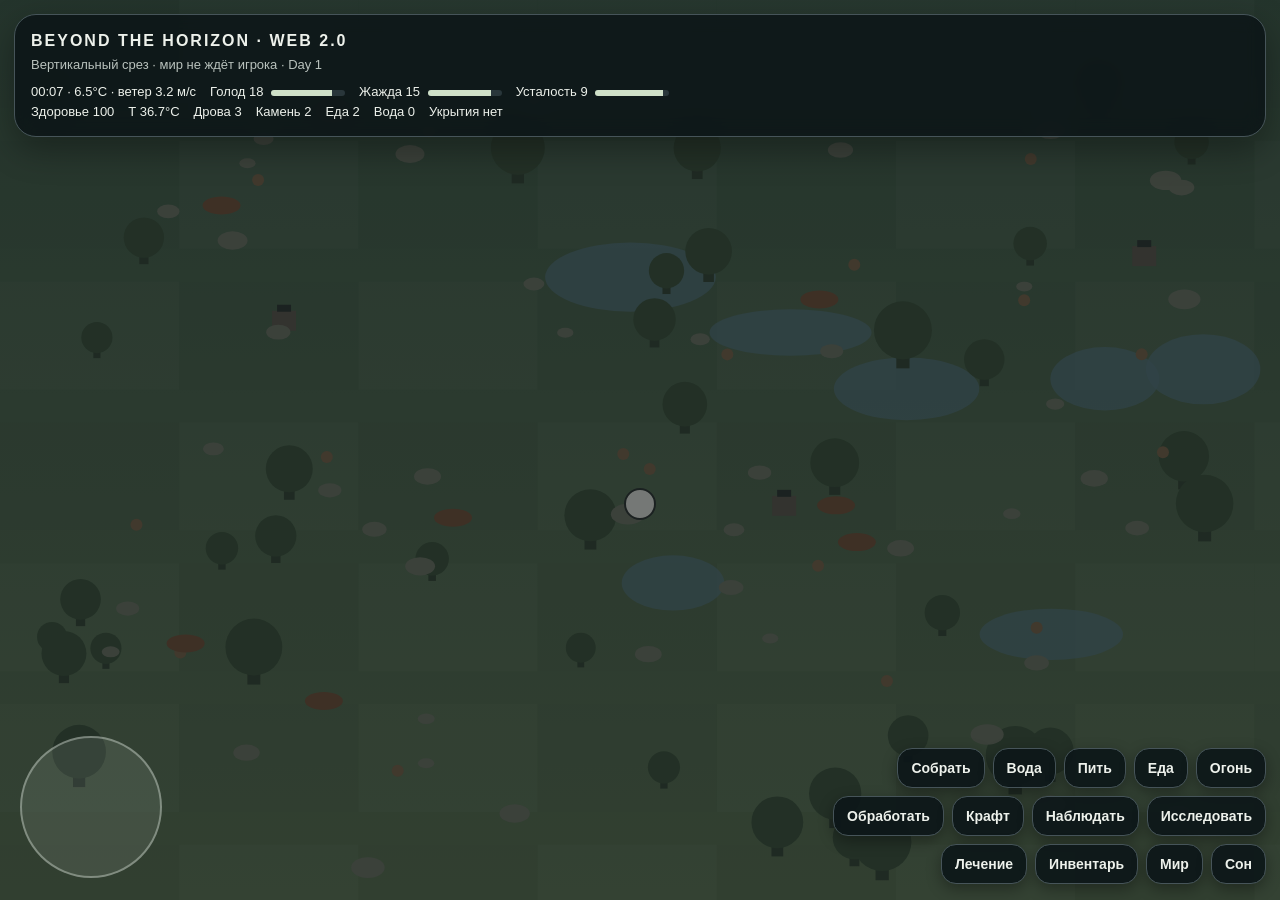
<file: index_standalone.html>
<!doctype html>
<html lang="ru">
<head>
<meta charset="utf-8">
<meta name="viewport" content="width=device-width,initial-scale=1,maximum-scale=1,user-scalable=no,viewport-fit=cover">
<meta name="theme-color" content="#0b1214">
<meta name="mobile-web-app-capable" content="yes">
<title>BEYOND THE HORIZON · WEB 2.0</title>
<style>
:root{--bg:#0a1113;--panel:#10191bdd;--line:#405055;--text:#edf1eb;--muted:#aeb9b4;--good:#cfe0c8;--warn:#e4b18d;--bad:#e38f83;--blue:#83aab6}
*{box-sizing:border-box;-webkit-tap-highlight-color:transparent}html,body{margin:0;width:100%;height:100%;overflow:hidden;background:#718477;color:var(--text);font-family:-apple-system,BlinkMacSystemFont,"Segoe UI",sans-serif;touch-action:none}button{font:inherit;color:inherit}
#game{position:fixed;inset:0;width:100%;height:100%;display:block;background:#728577}
#hud{position:fixed;z-index:10;left:14px;right:14px;top:14px;padding:14px 16px;border:1px solid #465459;border-radius:22px;background:#0c1517df;backdrop-filter:blur(9px);box-shadow:0 12px 35px #0005;font-size:13px;line-height:1.55;pointer-events:none}.brand{font-weight:900;letter-spacing:2px;font-size:16px}.sub{color:#b9c2bd;margin:1px 0 7px}.statline{display:flex;flex-wrap:wrap;gap:8px 14px}.stat{white-space:nowrap}.bar{display:inline-block;width:74px;height:6px;background:#29363a;border-radius:8px;vertical-align:middle;overflow:hidden;margin-left:4px}.bar i{display:block;height:100%;background:var(--good)}
#message{position:fixed;z-index:11;left:14px;right:14px;bottom:190px;min-height:0;text-align:center;pointer-events:none}.toast{display:inline-block;padding:9px 13px;margin:3px;border:1px solid #465459;border-radius:13px;background:#0b1315d9;color:#e2e8e2;font-size:12px;box-shadow:0 8px 22px #0004}
#actions{position:fixed;z-index:20;right:14px;bottom:16px;padding-bottom:env(safe-area-inset-bottom);width:min(470px,calc(100% - 175px));display:flex;flex-wrap:wrap;justify-content:flex-end;gap:8px}.action{border:1px solid #465459;border-radius:15px;background:#0d1719e8;padding:11px 13px;font-weight:800;font-size:14px;box-shadow:0 5px 15px #0005}.action:active{transform:translateY(1px);background:#243235}.action:disabled{opacity:.4}
#joystick{position:fixed;z-index:21;left:20px;bottom:22px;margin-bottom:env(safe-area-inset-bottom);width:142px;height:142px;border:2px solid #dfe8df66;border-radius:50%;background:#dce5dc1a}.stick{position:absolute}.#joystick #stick{position:absolute;width:60px;height:60px;left:39px;top:39px;border-radius:50%;background:#e8eee7d9;box-shadow:0 2px 12px #0003}
#modal{position:fixed;z-index:100;inset:0;background:#02070899;display:flex;align-items:flex-end;justify-content:center}.hidden{display:none!important}#sheet{width:min(820px,100%);max-height:86vh;overflow:auto;background:#10191cf8;border:1px solid #465459;border-radius:24px 24px 0 0;padding:18px 18px calc(20px + env(safe-area-inset-bottom));box-shadow:0 -18px 55px #0008}.sheethead{display:flex;justify-content:space-between;align-items:center;margin-bottom:12px}.sheethead h2{margin:0;font-size:20px}.x{border:1px solid #465459;background:#172124;border-radius:12px;padding:7px 11px}.grid{display:grid;grid-template-columns:repeat(2,1fr);gap:9px}.card{border:1px solid #344247;background:#0c1416;border-radius:14px;padding:11px}.card b{display:block;margin-bottom:4px}.muted{color:var(--muted)}.row{display:flex;align-items:center;justify-content:space-between;gap:12px;padding:11px 0;border-bottom:1px solid #29373b}.row:last-child{border-bottom:0}.sheetbtn{border:1px solid #465459;border-radius:12px;background:#192326;padding:9px 11px;font-weight:800}.good{color:var(--good)}.warn{color:var(--warn)}.bad{color:var(--bad)}.note{padding:11px;border-radius:12px;background:#1a282b;margin:10px 0}.meter{height:8px;border-radius:6px;background:#263337;overflow:hidden}.meter i{display:block;height:100%;background:var(--good)}
@media(max-width:650px){#hud{top:10px;left:10px;right:10px;padding:12px 13px}.brand{font-size:15px}.statline{gap:5px 9px}.bar{width:58px}#joystick{width:132px;height:132px;left:15px;bottom:17px}#joystick #stick{left:35px;top:35px;width:58px;height:58px}#actions{right:10px;bottom:12px;width:calc(100% - 158px);gap:6px}.action{font-size:12px;padding:9px 10px;border-radius:13px}.grid{grid-template-columns:1fr}}

</style>
</head>
<body>
<canvas id="game"></canvas>
<div id="hud"></div>
<div id="message"></div>
<div id="joystick"><div id="stick"></div></div>
<div id="actions"></div>
<div id="modal" class="hidden"><div id="sheet"></div></div>
<script>
'use strict';
const SAVE='bth_web_20_save_v1';
const C=document.getElementById('game'),ctx=C.getContext('2d');const hud=document.getElementById('hud'),actions=document.getElementById('actions'),msg=document.getElementById('message'),modal=document.getElementById('modal'),sheet=document.getElementById('sheet'),joy=document.getElementById('joystick'),stick=document.getElementById('stick');
const R=(a,b)=>a+Math.random()*(b-a),I=(a,b)=>Math.floor(R(a,b+1)),cl=(v,a,b)=>Math.max(a,Math.min(b,v));
function hash(n){n=(n^61)^(n>>>16);n+=n<<3;n^=n>>>4;n*=0x27d4eb2d;n^=n>>>15;return n>>>0}function rng(seed){let x=seed>>>0;return()=>{x^=x<<13;x^=x>>>17;x^=x<<5;return (x>>>0)/4294967296}}
let seed=I(1,999999999),random=rng(seed);
const defaults=()=>({seed,day:1,min:7,temp:6.5,wind:3.2,humidity:.64,cloud:.3,rain:0,season:'spring',
 p:{x:50,y:56,hunger:18,thirst:15,fatigue:9,health:100,bodyTemp:36.7,cal:2300,water:1.5,bleeding:0,injury:0,infection:0,pain:0,wet:0,foodPoison:0},
 inv:{wood:3,stone:2,fiber:2,rawFood:2,cookedFood:0,dirtyWater:0,cleanWater:0,processedWood:0,medicine:0},
 tools:{axe:0,knife:0,firesteel:0,condition:{axe:0,knife:0,firesteel:0}},
 camp:{fire:0,hearth:0,shelter:0},
 knowledge:{water:0,fire:1,wood:0,stone:0,animal:0,medicine:0,shelter:0,navigation:0},
 world:{trees:[],rocks:[],berries:[],ponds:[],animals:[],ruins:[],tracks:[],waterQuality:0.55,forestHealth:1},
 events:[],observations:[],beliefs:[],discoveries:[],log:[],mapNotes:[],stats:{steps:0,days:0,itemsGathered:0,meals:0,waterTreated:0,injuries:0}});
let S=defaults();
function makeWorld(){const w=S.world;w.trees=[];w.rocks=[];w.berries=[];w.ponds=[];w.animals=[];w.ruins=[];w.tracks=[];for(let i=0;i<38;i++)w.trees.push({x:R(3,97),y:R(8,96),size:R(.65,1.35),age:R(.2,1),health:R(.6,1)});for(let i=0;i<45;i++)w.rocks.push({x:R(2,98),y:R(8,97),size:R(.6,1.3)});for(let i=0;i<26;i++)w.berries.push({x:R(2,98),y:R(10,97),ready:Math.random()<.7});for(let i=0;i<7;i++)w.ponds.push({x:R(5,94),y:R(15,90),rx:R(3,7),ry:R(2,4),quality:R(.35,.9)});for(let i=0;i<8;i++)w.animals.push({id:i,x:R(6,94),y:R(12,94),energy:R(.55,1),fear:0,hunger:R(.1,.6),age:R(.1,.9),alive:true});for(let i=0;i<3;i++)w.ruins.push({x:R(10,90),y:R(15,90),kind:['stone','wood','metal'][I(0,2)],seen:false});}
makeWorld();
const labels={wood:'древесина',stone:'камень',fiber:'волокно',rawFood:'сырая пища',cookedFood:'готовая пища',dirtyWater:'грязная вода',cleanWater:'чистая вода',processedWood:'обработанная древесина',medicine:'лекарство'};
function fmt(m){return String(Math.floor(m/60)).padStart(2,'0')+':'+String(Math.floor(m%60)).padStart(2,'0')}
function toast(t,kind=''){const d=document.createElement('div');d.className='toast '+kind;d.textContent=t;msg.appendChild(d);setTimeout(()=>d.remove(),4200)}
function log(t){S.log.unshift({d:S.day,m:S.min,t});S.log=S.log.slice(0,80);}
function near(arr,dist=9){return arr.filter(o=>Math.hypot(o.x-S.p.x,o.y-S.p.y)<dist)}
function advance(minutes,why=''){minutes=Math.max(1,Math.round(minutes));for(let i=0;i<minutes;i++)tickMinute();if(why){log(why);toast(why)}render()}
function tickMinute(){S.min++;if(S.min>=1440){S.min=0;S.day++;S.stats.days++;daily();}
 const p=S.p;let cold=cl((8-S.temp)/14,0,1),exposure=cl(cold*(1-S.camp.shelter*.55)*(1-S.camp.fire*.012),0,1);p.hunger=cl(p.hunger+.020,0,100);p.thirst=cl(p.thirst+.040,0,100);p.fatigue=cl(p.fatigue+.017,0,100);p.cal=cl(p.cal-1.15,0,4000);if(p.wet>0)p.wet=Math.max(0,p.wet-.003);if(S.rain)p.wet=cl(p.wet+.004,0,1);p.bodyTemp+=(36.55-p.bodyTemp)*.006;p.bodyTemp-=exposure*.006;if(S.camp.fire>0){S.camp.fire--;p.bodyTemp+=(36.8-p.bodyTemp)*.035;if(S.camp.fire%12===0&&S.inv.wood>0)S.inv.wood--;}
 if(p.bleeding>0){p.health-=p.bleeding*.045;p.bleeding=Math.max(0,p.bleeding-.003)}if(p.infection>0)p.health-=p.infection*.012;if(p.foodPoison>0){p.health-=.018;p.thirst=cl(p.thirst+.02,0,100);p.foodPoison=Math.max(0,p.foodPoison-.004)}if(p.hunger>88)p.health-=.009;if(p.thirst>88)p.health-=.028;if(p.bodyTemp<35)p.health-=.035*(35-p.bodyTemp);if(p.health<0)p.health=0;
 S.world.animals.forEach(a=>{if(!a.alive)return;let d=Math.hypot(a.x-p.x,a.y-p.y);a.hunger=cl(a.hunger+.001,0,1);a.energy=cl(a.energy-(a.hunger>.75?.0012:.0005),0,1);if(d<10)a.fear=cl(a.fear+.09,0,1);else a.fear=Math.max(0,a.fear-.006);let sp=a.fear>.35?R(.12,.35):R(.04,.12);a.x=cl(a.x+R(-sp,sp),2,98);a.y=cl(a.y+R(-sp,sp),7,97);if(a.energy<.15&&Math.random()<.0002)a.alive=false;});
 S.world.trees.forEach(t=>{t.health=cl(t.health+.00008,0,1);});
 if(Math.random()<.0025)emergent();
}
function daily(){S.temp=R(-3,12);S.wind=R(1,9);S.humidity=cl(S.humidity+R(-.1,.1),.25,.95);S.cloud=cl(S.cloud+R(-.2,.2),0,1);S.rain=Math.random()<(.12+S.humidity*.12);if(S.day%30===0)S.season=['spring','summer','autumn','winter'][(Math.floor(S.day/30))%4];S.world.trees.forEach(t=>t.health=cl(t.health+.03,0,1));S.world.berries.forEach(b=>b.ready=Math.random()<.65);if(Math.random()<.18&&S.world.animals.length<12)S.world.animals.push({id:Date.now()+Math.random(),x:R(4,96),y:R(10,95),energy:1,fear:0,hunger:R(.1,.4),age:R(.1,.5),alive:true});log('Прошли сутки. Мир изменился без участия игрока.');}
function emergent(){const a=I(0,3);if(a===0){S.events.unshift({type:'storm',d:S.day,m:S.min,text:'Давление изменилось; погода начинает ухудшаться.'});S.cloud=cl(S.cloud+.35,0,1);S.rain=1;log('На горизонте формируется шторм.');}else if(a===1){let alive=S.world.animals.filter(x=>x.alive);if(alive.length){let x=alive[I(0,alive.length-1)];S.world.tracks.push({x:x.x,y:x.y,age:0});log('Обнаружен свежий след животного.');}}else if(a===2){S.world.forestHealth=cl(S.world.forestHealth-R(.005,.02),0,1);log('Часть растительности повреждена природным фактором.');}else{log('Где-то далеко произошло событие, которое пока неизвестно игроку.');}}
function move(vx,vy){let p=S.p,s=.055*(p.fatigue>82?.5:1)*(p.injury>0?.72:1);p.x=cl(p.x+vx*s,2,98);p.y=cl(p.y+vy*s,7,97);S.stats.steps++;if(Math.random()<.05)advance(1);render();}
function gather(){let got=0,n=near(S.world.trees,9);if(n.length){let t=n[0];let qty=S.tools.axe?I(1,3):I(0,1);if(qty){t.health=cl(t.health-.07*qty,0,1);S.inv.wood+=qty;got+=qty;S.knowledge.wood=Math.max(S.knowledge.wood,1)}}let r=near(S.world.rocks,8);if(r.length){let q=I(0,2);S.inv.stone+=q;got+=q;S.knowledge.stone=Math.max(S.knowledge.stone,1)}let b=near(S.world.berries,7).filter(x=>x.ready);if(b.length){S.inv.rawFood++;b[0].ready=false;got++;}if(Math.random()<.12){S.inv.fiber++;got++;}S.stats.itemsGathered+=got;advance(got?5:3,got?'Собраны природные материалы.':'Рядом не найдено ничего полезного.');}
function water(){let p=near(S.world.ponds,12)[0];if(!p){toast('Очевидного источника воды рядом нет.','warn');return}S.inv.dirtyWater++;S.world.waterQuality=p.quality;S.knowledge.water=Math.max(S.knowledge.water,1);advance(4,'Набрана вода. Её безопасность ещё не доказана.');}
function eat(){if(S.inv.cookedFood){S.inv.cookedFood--;S.p.hunger=cl(S.p.hunger-32,0,100);S.p.cal+=650;S.stats.meals++;advance(5,'Съедена приготовленная пища.');return}if(S.inv.rawFood){S.inv.rawFood--;S.p.hunger=cl(S.p.hunger-16,0,100);S.p.cal+=320;if(Math.random()<.18){S.p.foodPoison=2;toast('Через некоторое время могут появиться симптомы пищевого отравления.','warn')}S.stats.meals++;advance(5,'Съедена сырая пища. Её качество неизвестно.');return}toast('Еды нет.','warn')}
function fire(){if(S.inv.wood<2){toast('Недостаточно топлива.','warn');return}S.inv.wood-=2;S.camp.fire=Math.max(S.camp.fire,90+S.camp.hearth*45);S.knowledge.fire=Math.max(S.knowledge.fire,1);advance(8,'Разведён огонь. Тепло и время ограничены топливом.');}
function treatWater(){if(S.camp.fire>0&&S.inv.dirtyWater>0){S.inv.dirtyWater--;S.inv.cleanWater++;S.stats.waterTreated++;S.knowledge.water=3;advance(18,'Вода обработана кипячением. Это подтверждённый способ обезопасить её от части биологических рисков.');}else toast('Нужны вода и действующий огонь.','warn')}
function drink(){if(S.inv.cleanWater>0){S.inv.cleanWater--;S.p.thirst=cl(S.p.thirst-45,0,100);advance(3,'Выпита очищенная вода.');}else if(S.inv.dirtyWater>0){S.inv.dirtyWater--;S.p.thirst=cl(S.p.thirst-40,0,100);if(Math.random()<S.world.waterQuality){S.p.foodPoison=Math.max(S.p.foodPoison,3);log('После сырой воды организм получил дополнительную нагрузку.')}advance(3,'Выпита необработанная вода. Последствия неизвестны.');}else toast('Воды нет.','warn')}
function craft(){openSheet('craft');}
function craftItem(kind){if(kind==='axe'&&S.inv.wood>=2&&S.inv.stone>=2){S.inv.wood-=2;S.inv.stone-=2;S.tools.axe=1;S.tools.condition.axe=I(45,90);S.knowledge.wood=2;advance(28,'Изготовлен примитивный топор. Его качество определяется материалами и техникой.');closeSheet()}else if(kind==='knife'&&S.inv.stone>=2&&S.inv.wood>=1){S.inv.stone-=2;S.inv.wood--;S.tools.knife=1;S.tools.condition.knife=I(40,85);advance(24,'Изготовлен простой режущий инструмент.');closeSheet()}else if(kind==='shelter'&&S.inv.wood>=9&&S.inv.fiber>=5){S.inv.wood-=9;S.inv.fiber-=5;S.camp.shelter=1;S.knowledge.shelter=2;advance(100,'Построено простое укрытие. Оно меняет риск ночёвок, но не делает мир безопасным.');closeSheet()}else if(kind==='hearth'&&S.inv.stone>=6){S.inv.stone-=6;S.camp.hearth=1;advance(45,'Устроен каменный очаг. Огонь стал устойчивее.');closeSheet()}else toast('Недостаточно подходящих материалов.','warn')}
function process(){openSheet('process')}
function doProcess(kind){if(kind==='wood'&&S.inv.wood>=3){S.inv.wood-=3;S.inv.processedWood+=2;advance(180,'Древесина высушена и обработана.');closeSheet()}else if(kind==='cook'&&S.camp.fire>0&&S.inv.rawFood>0){S.inv.rawFood--;S.inv.cookedFood++;advance(22,'Пища приготовлена на огне.');closeSheet()}else if(kind==='water'){treatWater();closeSheet()}else toast('Условия обработки не выполнены.','warn')}
function observe(){let a=S.world.animals.find(x=>x.alive&&Math.hypot(x.x-S.p.x,x.y-S.p.y)<15),t=near(S.world.tracks,12)[0],r=near(S.world.ruins,14)[0];let text=a?'Животное изменило направление при приближении. Причина пока неизвестна.':t?'След свежий; направление движения можно оценить, но вид не подтверждён.':r?'Обнаружены следы старого присутствия. Назначение неизвестно.':'Ветер, влажность и растительность дают несколько возможных объяснений происходящему.';S.observations.unshift({d:S.day,m:S.min,text});S.observations=S.observations.slice(0,100);if(a)S.knowledge.animal=Math.max(S.knowledge.animal,1);advance(12,'Наблюдение записано. Наблюдение не считается доказательством.');}
function investigate(){let r=near(S.world.ruins,16)[0];if(!r){toast('В этом месте нечего исследовать.');return}r.seen=true;S.discoveries.push({d:S.day,m:S.min,kind:r.kind,text:'Следы старого сооружения. Материал: '+r.kind+'. Назначение не установлено.'});if(r.kind==='metal')S.knowledge.navigation=Math.max(S.knowledge.navigation,1);advance(35,'Исследовано неизвестное место. Найденная информация неполна.');}
function sleep(){let h=S.camp.shelter?7:4;let mins=h*60;S.p.fatigue=cl(S.p.fatigue-55,0,100);S.p.hunger=cl(S.p.hunger+h*1.2,0,100);S.p.thirst=cl(S.p.thirst+h*1.7,0,100);S.p.health=cl(S.p.health+(S.p.infection?1:3),0,100);advance(mins,'Сон завершён. За это время мир продолжал развиваться.');}
function heal(){if(S.inv.medicine&&S.p.injury>0){S.inv.medicine--;S.p.injury=Math.max(0,S.p.injury-1);S.p.bleeding=Math.max(0,S.p.bleeding-.2);S.p.infection=Math.max(0,S.p.infection-.5);S.p.health=cl(S.p.health+12,0,100);advance(20,'Оказана первая помощь.');}else toast('Нет подходящего лечения. Некоторые травмы требуют времени, покоя и чистоты.','warn')}
function inspect(){openSheet('inventory')}
function map(){openSheet('world')}
function save(){localStorage.setItem(SAVE,JSON.stringify(S));toast('Мир сохранён в памяти устройства.','good');}
function load(){let raw=localStorage.getItem(SAVE);if(!raw){toast('Сохранения нет.');return}try{S=JSON.parse(raw);seed=S.seed;closeSheet();toast('Состояние мира восстановлено.','good');render()}catch(e){toast('Сохранение повреждено.','bad')}}
function newLife(){if(confirm('Начать новую жизнь? Текущее сохранение будет удалено.')){localStorage.removeItem(SAVE);location.reload()}}
function openSheet(type){let title='',body='';if(type==='inventory'){title='Инвентарь · состояние';body='<div class="grid">'+Object.keys(labels).map(k=>`<div class="card"><b>${labels[k]}</b>${S.inv[k]||0}</div>`).join('')+`<div class="card"><b>Топор</b>${S.tools.axe?'есть · '+S.tools.condition.axe+'%':'нет'}</div><div class="card"><b>Нож</b>${S.tools.knife?'есть · '+S.tools.condition.knife+'%':'нет'}</div><div class="card"><b>Огонь</b>${S.camp.fire?'горит · '+S.camp.fire+' мин':'нет'}</div><div class="card"><b>Укрытие</b>${S.camp.shelter?'есть':'нет'}</div></div>`}
else if(type==='craft'){title='Создание и строительство';body=`<div class="note">Здесь нет дерева «уровней». Результат зависит от ресурсов, состояния инструментов, времени и уже полученного опыта.</div>${row('Примитивный топор','2 древесины + 2 камня',()=>craftItem('axe'))}${row('Простой нож','1 древесина + 2 камня',()=>craftItem('knife'))}${row('Каменный очаг','6 камней',()=>craftItem('hearth'))}${row('Простое укрытие','9 древесины + 5 волокна',()=>craftItem('shelter'))}`}
else if(type==='process'){title='Обработка';body=`${row('Высушить древесину','3 древесины → 2 обработанной',()=>doProcess('wood'))}${row('Приготовить пищу','нужны огонь и сырая пища',()=>doProcess('cook'))}${row('Кипятить воду','нужны огонь и грязная вода',()=>doProcess('water'))}`}
else if(type==='world'){title='Мир · карта · память';let obs=S.observations.slice(0,8).map(o=>`<div class="row"><span>Д${o.d} ${fmt(o.m)}</span><span class="muted">${o.text}</span></div>`).join('')||'<div class="muted">Наблюдений нет.</div>';let ev=S.log.slice(0,8).map(o=>`<div class="row"><span>Д${o.d} ${fmt(o.m)}</span><span class="muted">${o.t}</span></div>`).join('');body=`<div class="grid"><div class="card"><b>Живые животные</b>${S.world.animals.filter(a=>a.alive).length}</div><div class="card"><b>Деревья</b>${S.world.trees.length}</div><div class="card"><b>Неизвестные места</b>${S.world.ruins.filter(r=>!r.seen).length}</div><div class="card"><b>Открытия</b>${S.discoveries.length}</div><div class="card"><b>Пройдено</b>${S.stats.steps} условных шагов</div><div class="card"><b>Сутки</b>${S.stats.days}</div></div><div class="note">Истина отделена от предположения. Некоторые события намеренно не сообщаются игроку.</div><h3>Наблюдения</h3>${obs}<h3>Память мира</h3>${ev}<h3>Система</h3><button class="sheetbtn" onclick="save()">Сохранить</button> <button class="sheetbtn" onclick="load()">Загрузить</button> <button class="sheetbtn" onclick="newLife()">Новая жизнь</button>`}
else if(type==='status'){title='Состояние организма';body=`<div class="grid"><div class="card"><b>Температура тела</b>${S.p.bodyTemp.toFixed(1)}°C</div><div class="card"><b>Калории</b>${Math.round(S.p.cal)}</div><div class="card"><b>Боль</b>${S.p.pain.toFixed(1)}</div><div class="card"><b>Травма</b>${S.p.injury}</div><div class="card"><b>Кровотечение</b>${S.p.bleeding.toFixed(2)}</div><div class="card"><b>Инфекция</b>${S.p.infection.toFixed(2)}</div></div><div class="note">Самочувствие — результат процессов, а не отдельная шкала «здоровья».</div>`}
else return;sheet.innerHTML=`<div class="sheethead"><h2>${title}</h2><button class="x" onclick="closeSheet()">Закрыть</button></div>${body}`;modal.classList.remove('hidden')}
function row(a,b,fn){return `<div class="row"><div><b>${a}</b><div class="muted">${b}</div></div><button class="sheetbtn" onclick="(${fn})()">Сделать</button></div>`}
function closeSheet(){modal.classList.add('hidden')}
modal.addEventListener('click',e=>{if(e.target===modal)closeSheet()});
const acts=[['Собрать',gather],['Вода',water],['Пить',drink],['Еда',eat],['Огонь',fire],['Обработать',process],['Крафт',craft],['Наблюдать',observe],['Исследовать',investigate],['Лечение',heal],['Инвентарь',inspect],['Мир',map],['Сон',sleep]];acts.forEach(([t,f])=>{let b=document.createElement('button');b.className='action';b.textContent=t;b.onclick=f;actions.appendChild(b)});
let vx=0,vy=0,drag=false;function joyPos(e){let q=e.touches?e.touches[0]:e,r=joy.getBoundingClientRect(),x=q.clientX-r.left-r.width/2,y=q.clientY-r.top-r.height/2,m=r.width*.34,l=Math.hypot(x,y);if(l>m){x=x/l*m;y=y/l*m}stick.style.transform=`translate(${x}px,${y}px)`;vx=x/m;vy=y/m}function joyEnd(){vx=vy=0;stick.style.transform='translate(0,0)'}joy.addEventListener('touchstart',e=>{drag=true;joyPos(e)},{passive:true});joy.addEventListener('touchmove',e=>{if(drag)joyPos(e)},{passive:true});joy.addEventListener('touchend',()=>{drag=false;joyEnd()},{passive:true});setInterval(()=>{if(vx||vy)move(vx,vy)},60);window.addEventListener('keydown',e=>{if(e.key==='i')inspect();if(e.key==='m')map();if(e.key==='e')gather();if(e.key==='f')fire();if(e.key===' ')sleep();if(e.key==='w')water()});
function resize(){C.width=innerWidth*devicePixelRatio;C.height=innerHeight*devicePixelRatio;C.style.width=innerWidth+'px';C.style.height=innerHeight+'px';ctx.setTransform(devicePixelRatio,0,0,devicePixelRatio,0,0)}addEventListener('resize',resize);resize();
function worldToScreen(x,y){let w=innerWidth,h=innerHeight;return{x:x/100*w,y:y/100*h}}
function draw(){let w=innerWidth,h=innerHeight;let night=Math.max(0,Math.sin(((S.min/1440)*Math.PI*2)-Math.PI/2)*-1);ctx.clearRect(0,0,w,h);let grd=ctx.createLinearGradient(0,0,0,h);grd.addColorStop(0,`hsl(${150-10*night} ${22-4*night}% ${49-16*night}%)`);grd.addColorStop(1,`hsl(105 16% ${58-17*night}%)`);ctx.fillStyle=grd;ctx.fillRect(0,0,w,h);
for(let y=0;y<h;y+=Math.max(75,w*.11))for(let x=0;x<w;x+=Math.max(95,w*.14)){ctx.fillStyle=((x/w*7+y/h*5)%2>.9)?'#ffffff07':'#00000004';ctx.fillRect(x,y,w*.14,h*.12)}
S.world.ponds.forEach(p=>{let q=worldToScreen(p.x,p.y);ctx.fillStyle='#5e8089b8';ctx.beginPath();ctx.ellipse(q.x,q.y,p.rx*w/100,p.ry*h/100,0,0,Math.PI*2);ctx.fill()});
S.world.ruins.forEach(r=>{let q=worldToScreen(r.x,r.y);ctx.fillStyle=r.seen?'#756d5d':'#625e53';ctx.fillRect(q.x-12,q.y-10,24,20);ctx.fillStyle='#313b37';ctx.fillRect(q.x-7,q.y-16,14,7)});
S.world.trees.forEach(t=>{let q=worldToScreen(t.x,t.y),s=t.size*1;ctx.fillStyle='#394c3a';ctx.fillRect(q.x-5*s,q.y+7*s,10*s,22*s);ctx.fillStyle=t.health>.5?'#405941':'#53604a';ctx.beginPath();ctx.arc(q.x,q.y,22*s,0,Math.PI*2);ctx.fill()});
S.world.rocks.forEach(r=>{let q=worldToScreen(r.x,r.y);ctx.fillStyle='#747b6c';ctx.beginPath();ctx.ellipse(q.x,q.y,13*r.size,8*r.size,0,0,Math.PI*2);ctx.fill()});
S.world.berries.forEach(b=>{if(!b.ready)return;let q=worldToScreen(b.x,b.y);ctx.fillStyle='#806a4f';ctx.beginPath();ctx.arc(q.x,q.y,6,0,Math.PI*2);ctx.fill()});
S.world.tracks.forEach(t=>{let q=worldToScreen(t.x,t.y);ctx.strokeStyle='#4b5148aa';ctx.lineWidth=2;ctx.beginPath();ctx.arc(q.x,q.y,7,0,Math.PI*2);ctx.stroke()});
S.world.animals.forEach(a=>{if(!a.alive)return;let q=worldToScreen(a.x,a.y);ctx.fillStyle='#79583f';ctx.beginPath();ctx.ellipse(q.x,q.y,19,9,0,0,Math.PI*2);ctx.fill();if(a.fear>.45){ctx.strokeStyle='#d8d8b555';ctx.beginPath();ctx.arc(q.x,q.y,27,0,Math.PI*2);ctx.stroke()}});
let p=worldToScreen(S.p.x,S.p.y);ctx.fillStyle='#eef0e8';ctx.strokeStyle='#303836';ctx.lineWidth=2;ctx.beginPath();ctx.arc(p.x,p.y,15,0,Math.PI*2);ctx.fill();ctx.stroke();if(S.camp.fire>0){ctx.fillStyle='#e2a36a';ctx.beginPath();ctx.arc(p.x+25,p.y+3,8,0,Math.PI*2);ctx.fill()}
ctx.fillStyle=`rgba(8,12,15,${.52*night})`;ctx.fillRect(0,0,w,h)}
function renderHud(){let p=S.p;let hp=p.health;hud.innerHTML=`<div class="brand">BEYOND THE HORIZON · WEB 2.0</div><div class="sub">Вертикальный срез · мир не ждёт игрока · Day ${S.day}</div><div class="statline"><span class="stat">${fmt(S.min)} · ${S.temp.toFixed(1)}°C · ветер ${S.wind.toFixed(1)} м/с</span><span class="stat">Голод ${Math.round(p.hunger)} <span class="bar"><i style="width:${100-p.hunger}%"></i></span></span><span class="stat">Жажда ${Math.round(p.thirst)} <span class="bar"><i style="width:${100-p.thirst}%"></i></span></span><span class="stat">Усталость ${Math.round(p.fatigue)} <span class="bar"><i style="width:${100-p.fatigue}%"></i></span></span></div><div class="statline"><span>Здоровье ${Math.round(hp)}</span><span>T ${p.bodyTemp.toFixed(1)}°C</span><span>Дрова ${S.inv.wood}</span><span>Камень ${S.inv.stone}</span><span>Еда ${S.inv.rawFood+S.inv.cookedFood}</span><span>Вода ${S.inv.cleanWater+S.inv.dirtyWater}</span><span>${S.camp.shelter?'Укрытие есть':'Укрытия нет'}</span></div>`}
function render(){draw();renderHud()}render();log('Вы очнулись в незнакомой местности. Мир не назначил вам цель.');if('serviceWorker' in navigator)navigator.serviceWorker.register('./sw.js').catch(()=>{});

</script>
</body>
</html>
</file>
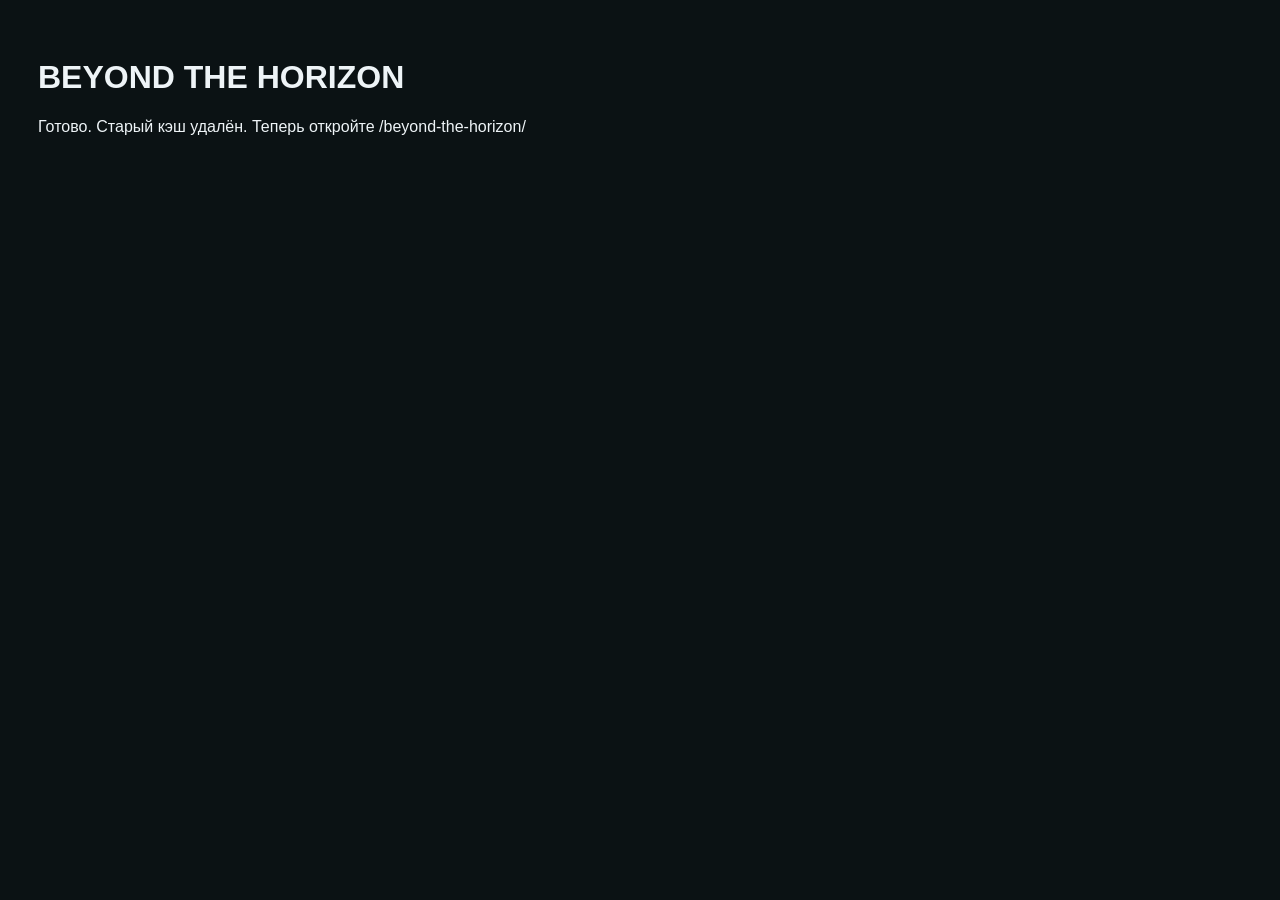
<file: reset.html>
<!doctype html><meta charset="utf-8"><meta name="viewport" content="width=device-width,initial-scale=1"><title>BTH cache reset</title>
<style>body{font-family:-apple-system,sans-serif;background:#0b1214;color:#eef4f7;padding:30px}button{font:inherit;padding:15px;border-radius:12px}</style>
<h1>BEYOND THE HORIZON</h1><p id="s">Сбрасываем старый Service Worker и кэш…</p>
<script>
(async()=>{
try{
 const regs=await navigator.serviceWorker.getRegistrations();
 for(const r of regs) await r.unregister();
 if(window.caches){for(const k of await caches.keys()) await caches.delete(k);}
 document.getElementById('s').textContent='Готово. Старый кэш удалён. Теперь откройте /beyond-the-horizon/';
}catch(e){document.getElementById('s').textContent='Ошибка: '+e.message}
})();
</script>
</file>
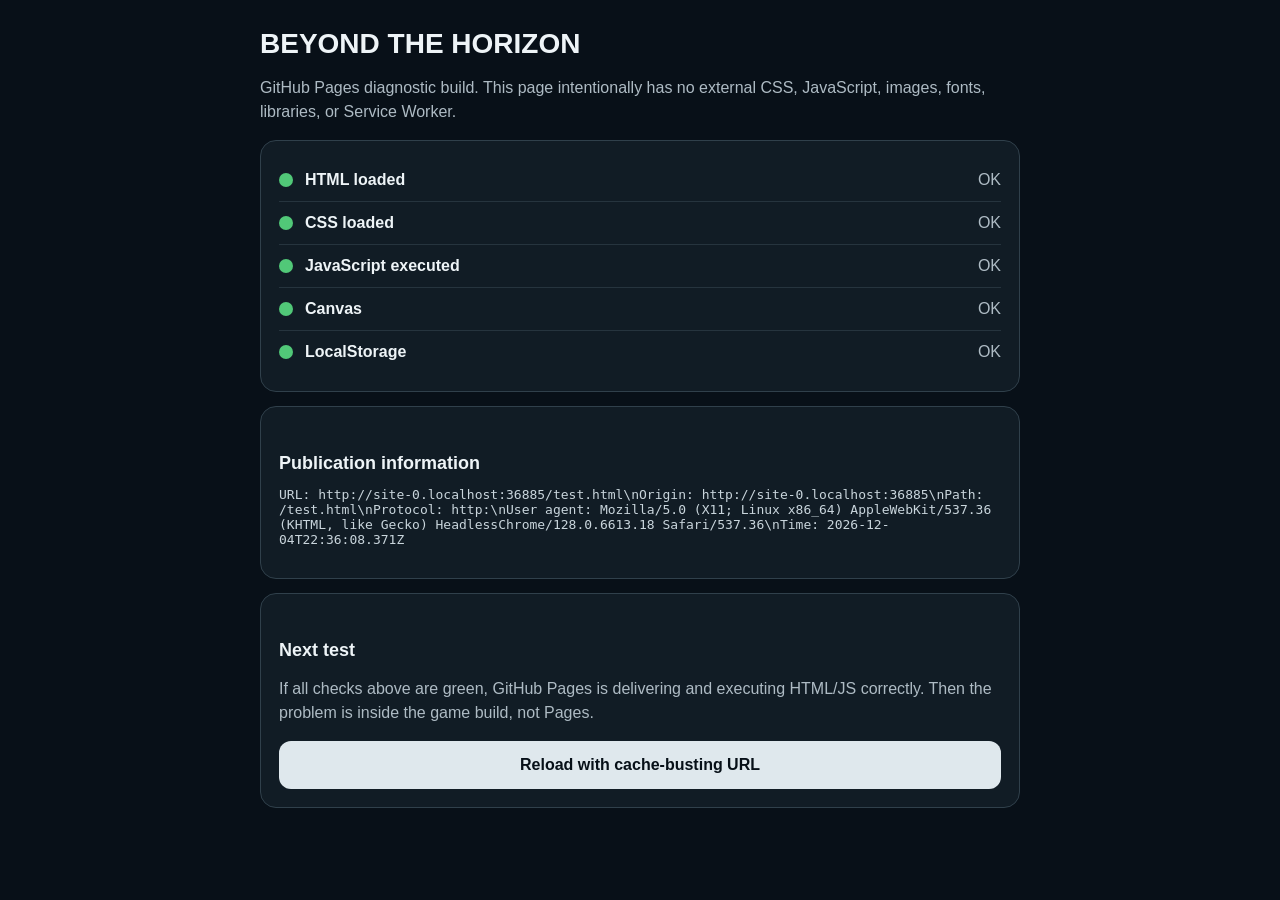
<file: test.html>
<!doctype html>
<html lang="en">
<head>
<meta charset="utf-8">
<meta name="viewport" content="width=device-width,initial-scale=1,viewport-fit=cover">
<title>BEYOND THE HORIZON — Pages Diagnostic</title>
<style>
html,body{margin:0;min-height:100%;background:#081018;color:#eef4f7;font-family:-apple-system,BlinkMacSystemFont,"Segoe UI",sans-serif}
body{padding:28px;box-sizing:border-box}
main{max-width:760px;margin:auto}
h1{font-size:28px;margin:0 0 8px}
h2{font-size:18px;margin:28px 0 12px}
p{color:#aebbc4;line-height:1.5}
.card{background:#111c25;border:1px solid #30404b;border-radius:16px;padding:18px;margin:14px 0}
.row{display:flex;align-items:center;gap:12px;padding:12px 0;border-bottom:1px solid #26343e}
.row:last-child{border-bottom:0}
.dot{width:14px;height:14px;border-radius:50%;background:#d94b4b;flex:none}
.ok .dot{background:#51c878}
.warn .dot{background:#e2ad43}
.name{font-weight:650;flex:1}
.value{color:#aebbc4;text-align:right;word-break:break-all}
button{width:100%;padding:15px;border:0;border-radius:12px;background:#dfe8ed;color:#071018;font-size:16px;font-weight:700}
pre{white-space:pre-wrap;word-break:break-word;color:#c9d5dc;font-size:13px}
.small{font-size:13px}
</style>
</head>
<body>
<main>
<h1>BEYOND THE HORIZON</h1>
<p>GitHub Pages diagnostic build. This page intentionally has no external CSS, JavaScript, images, fonts, libraries, or Service Worker.</p>

<div class="card">
<div id="html" class="row ok"><span class="dot"></span><span class="name">HTML loaded</span><span class="value">OK</span></div>
<div id="css" class="row ok"><span class="dot"></span><span class="name">CSS loaded</span><span class="value">OK</span></div>
<div id="js" class="row"><span class="dot"></span><span class="name">JavaScript executed</span><span id="jsv" class="value">testing…</span></div>
<div id="canvas" class="row"><span class="dot"></span><span class="name">Canvas</span><span id="canvasv" class="value">testing…</span></div>
<div id="storage" class="row"><span class="dot"></span><span class="name">LocalStorage</span><span id="storagev" class="value">testing…</span></div>
</div>

<div class="card">
<h2>Publication information</h2>
<pre id="info">collecting…</pre>
</div>

<div class="card">
<h2>Next test</h2>
<p>If all checks above are green, GitHub Pages is delivering and executing HTML/JS correctly. Then the problem is inside the game build, not Pages.</p>
<button id="reload">Reload with cache-busting URL</button>
</div>

<script>
(function(){
  function pass(id,value){
    const r=document.getElementById(id), v=document.getElementById(id+'v');
    r.classList.add('ok'); r.classList.remove('warn');
    if(v)v.textContent=value;
  }
  function fail(id,value){
    const r=document.getElementById(id), v=document.getElementById(id+'v');
    r.classList.remove('ok'); r.classList.add('warn');
    if(v)v.textContent=value;
  }

  pass('js','OK');

  try{
    const c=document.createElement('canvas');
    c.width=1;c.height=1;
    const ctx=c.getContext('2d');
    if(ctx) pass('canvas','OK'); else fail('canvas','NO 2D CONTEXT');
  }catch(e){fail('canvas','ERROR: '+e.message)}

  try{
    const k='bth_pages_diag';
    localStorage.setItem(k,'ok');
    const v=localStorage.getItem(k);
    localStorage.removeItem(k);
    v==='ok'?pass('storage','OK'):fail('storage','READBACK FAILED');
  }catch(e){fail('storage','BLOCKED: '+e.message)}

  document.getElementById('info').textContent =
    'URL: '+location.href+
    '\\nOrigin: '+location.origin+
    '\\nPath: '+location.pathname+
    '\\nProtocol: '+location.protocol+
    '\\nUser agent: '+navigator.userAgent+
    '\\nTime: '+new Date().toISOString();

  document.getElementById('reload').onclick=function(){
    location.href=location.pathname+'?diag='+Date.now();
  };
})();
</script>
</main>
</body>
</html>
</file>
